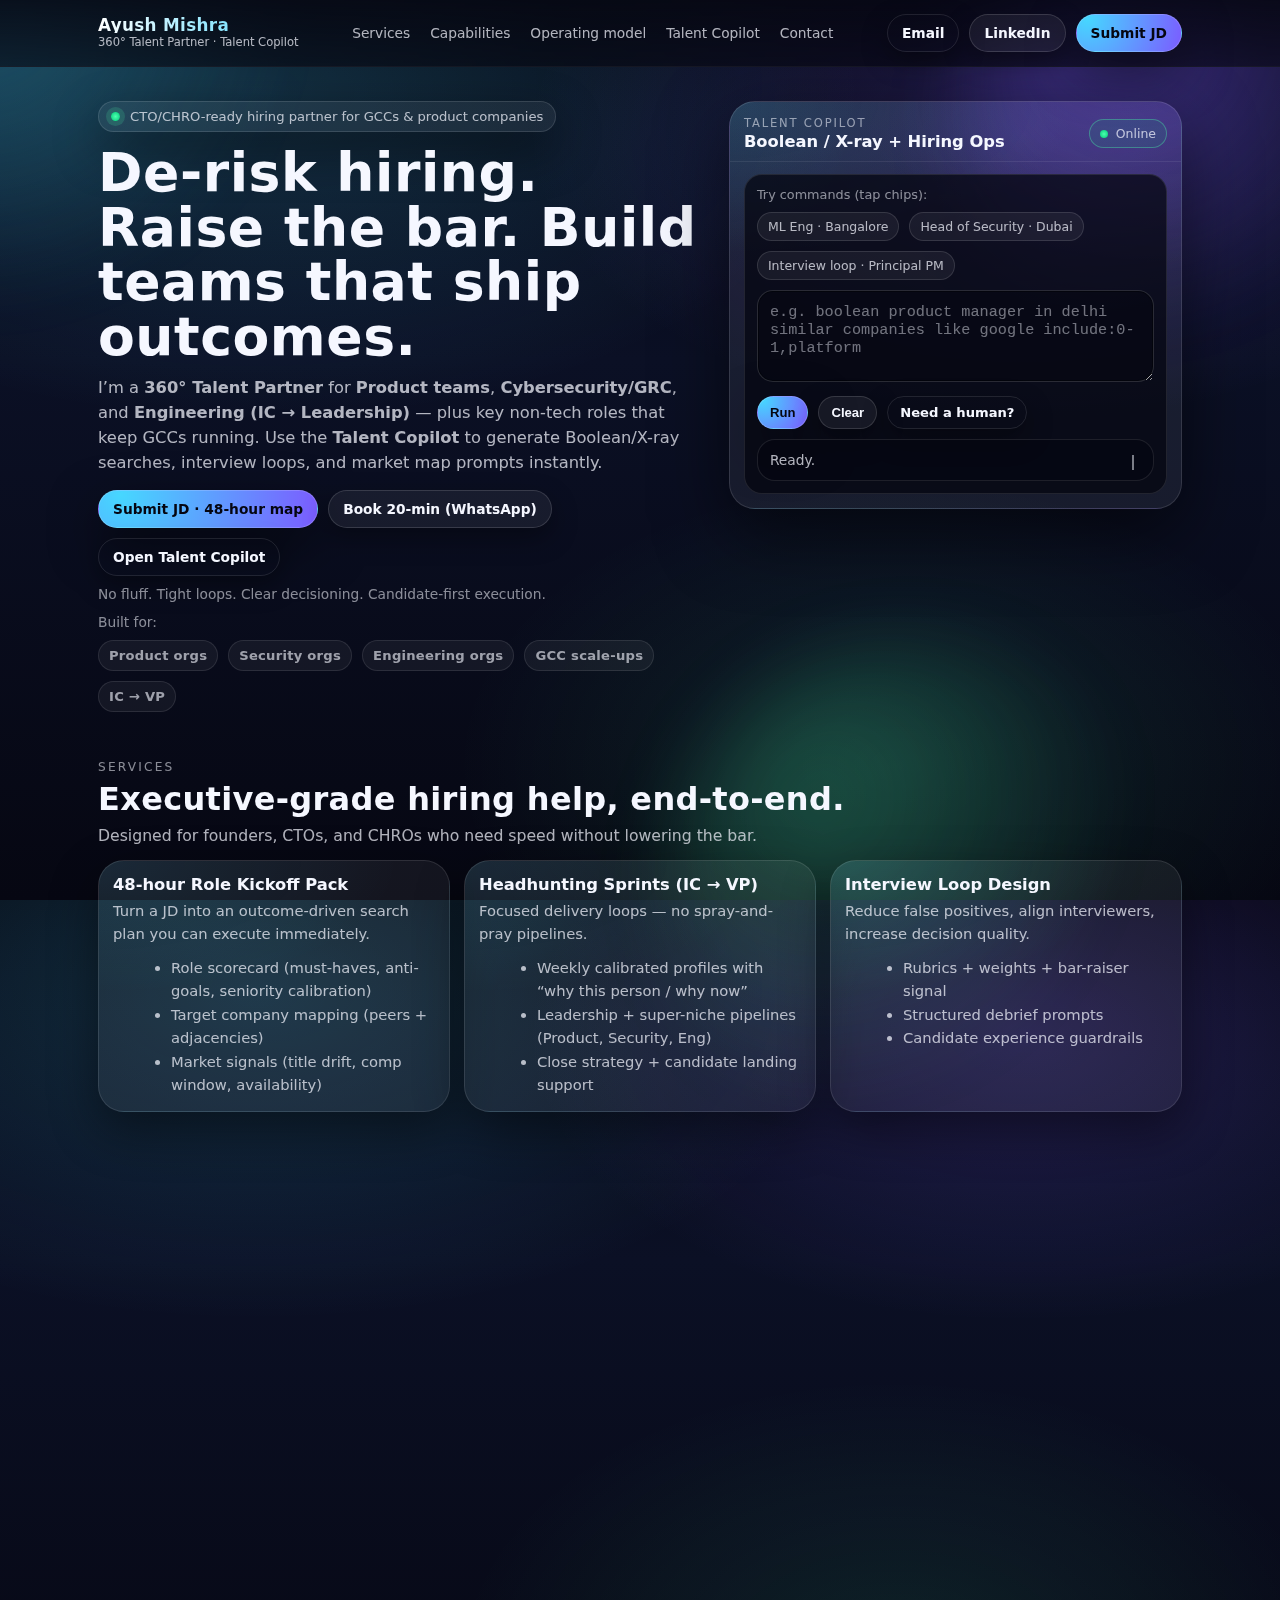
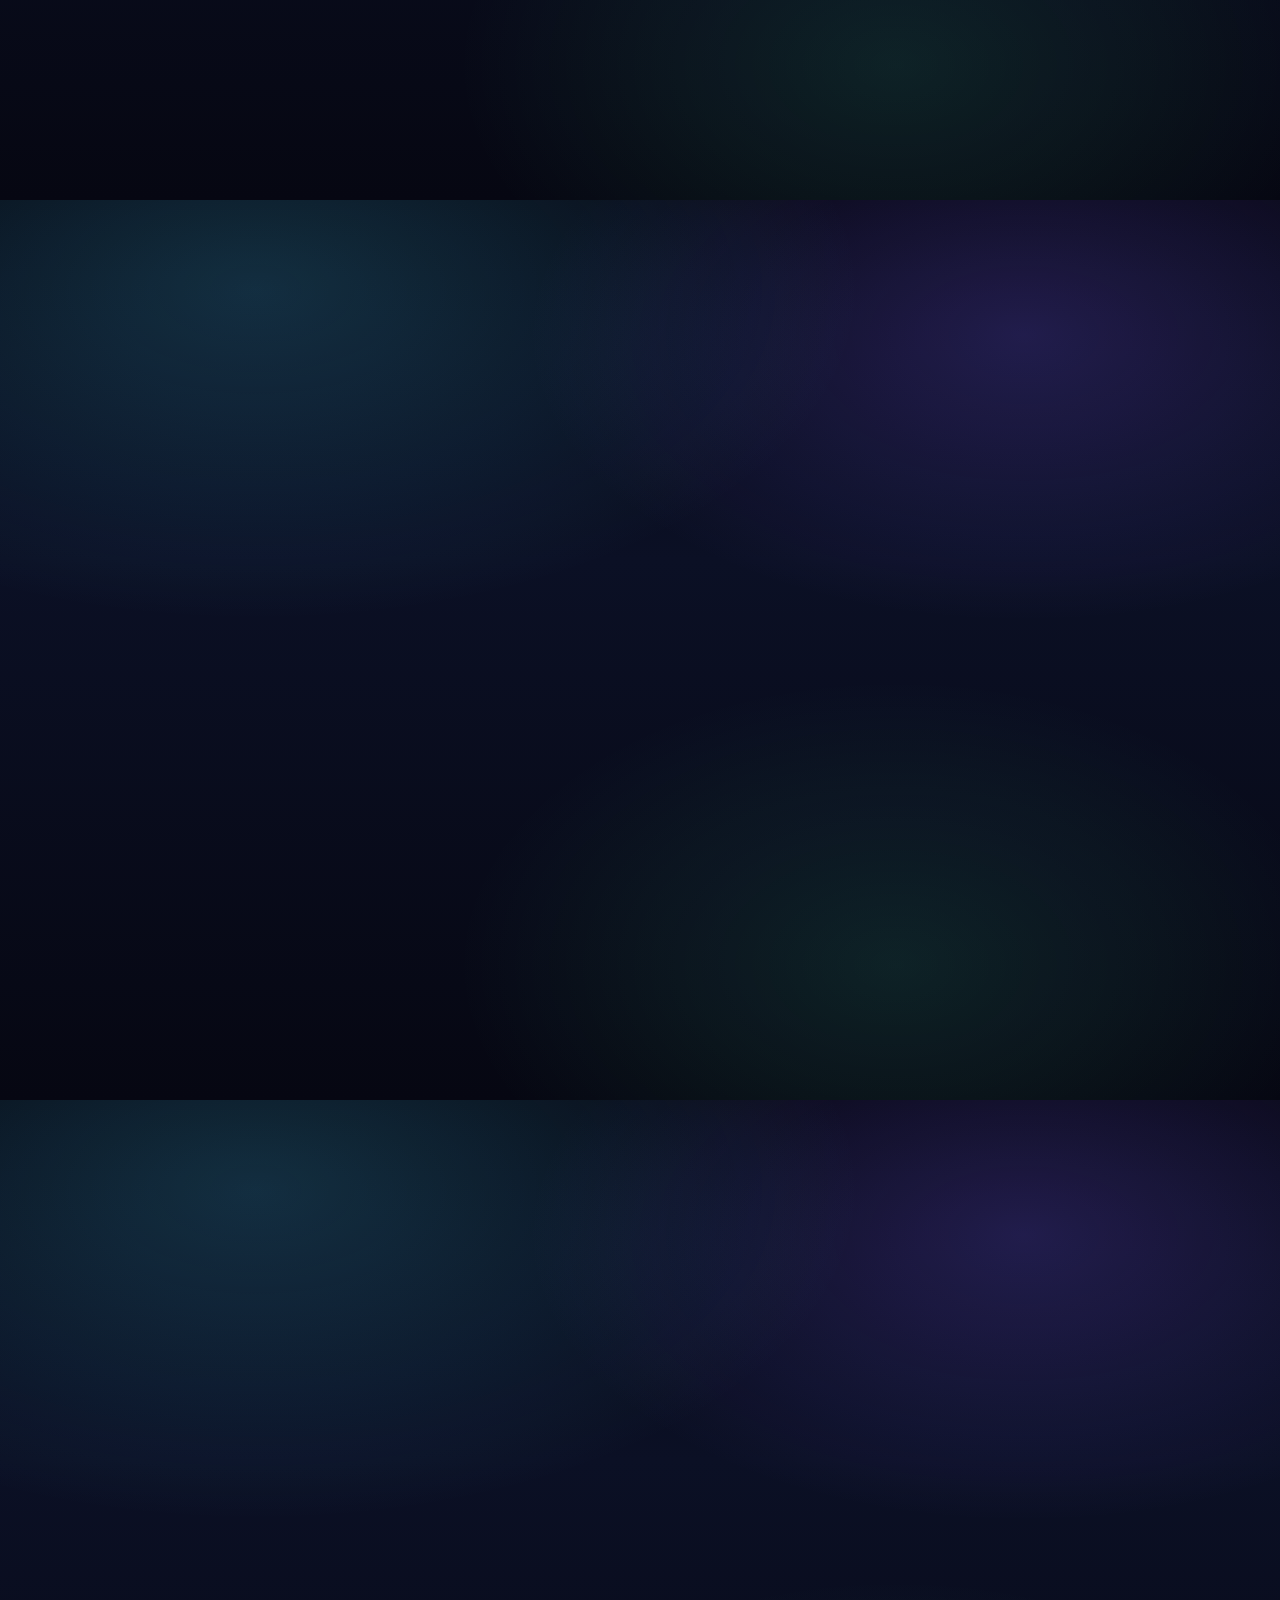
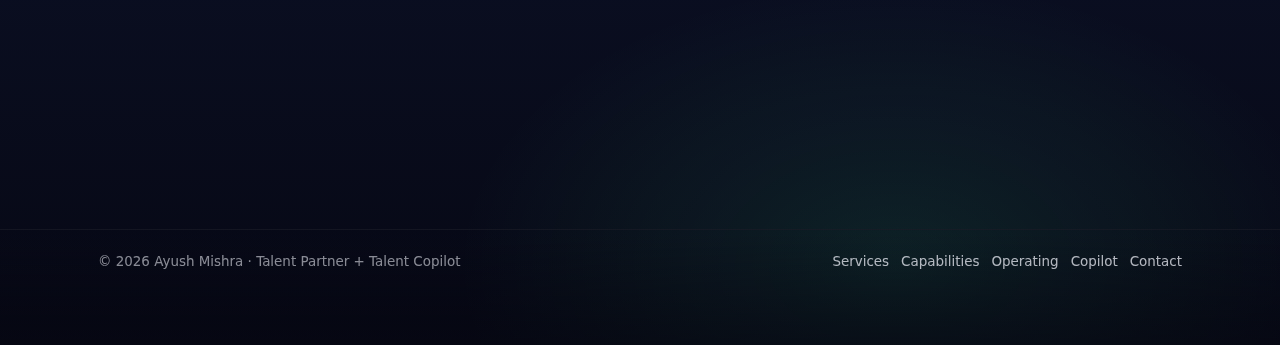
<file: index.html>
<!DOCTYPE html>
<html lang="en">
<head>
  <meta charset="UTF-8" />
  <meta name="viewport" content="width=device-width, initial-scale=1" />
  <title>Ayush Mishra — Talent Copilot + 360° Talent Partner</title>
  <meta name="description" content="360° Talent Partner for GCCs & product companies. Product, Cybersecurity/GRC, Engineering (IC→Leadership) + select Business. Includes Talent Copilot for Boolean/X-ray + hiring loops." />
  <meta name="theme-color" content="#060712" />

  <style>
    :root{
      --bg0:#060712;
      --bg1:#0b1025;
      --bg2:#0f1a3a;
      --card: rgba(255,255,255,.06);
      --card2: rgba(255,255,255,.08);
      --stroke: rgba(255,255,255,.14);
      --stroke2: rgba(255,255,255,.10);
      --text: #F5F7FF;
      --muted: rgba(245,247,255,.72);
      --muted2: rgba(245,247,255,.55);
      --shadow: 0 24px 70px rgba(0,0,0,.55);
      --shadow2: 0 18px 48px rgba(0,0,0,.45);
      --r-xl: 26px;
      --r-lg: 18px;
      --r-md: 14px;
      --r-pill: 999px;
      --max: 1120px;

      --a: #7B5CFF;
      --b: #46D7FF;
      --c: #4DFFB0;
      --warn: #FF4B6E;
    }

    *{box-sizing:border-box}
    html,body{height:100%}
    body{
      margin:0;
      font-family: ui-sans-serif, system-ui, -apple-system, Segoe UI, Roboto, "Helvetica Neue", Arial, "Noto Sans", "Liberation Sans", sans-serif;
      color:var(--text);
      background:
        radial-gradient(1100px 600px at 20% 10%, rgba(70,215,255,.18), transparent 55%),
        radial-gradient(900px 520px at 80% 15%, rgba(123,92,255,.22), transparent 55%),
        radial-gradient(800px 520px at 70% 85%, rgba(77,255,176,.10), transparent 55%),
        linear-gradient(180deg, var(--bg0), var(--bg1) 40%, var(--bg0));
      overflow-x:hidden;
    }

    a{color:inherit; text-decoration:none}
    .wrap{max-width:var(--max); margin:0 auto; padding:0 18px;}

    /* ====== animated background glow blobs (subtle) ====== */
    .bgfx{
      position:fixed; inset:-40px;
      pointer-events:none;
      z-index:-1;
      filter: blur(40px);
      opacity:.65;
    }
    .blob{
      position:absolute; width:520px; height:520px; border-radius:50%;
      mix-blend-mode: screen;
      animation: float 9s ease-in-out infinite;
    }
    .blob.one{background: radial-gradient(circle at 30% 30%, rgba(70,215,255,.50), transparent 60%); left: -140px; top: -120px;}
    .blob.two{background: radial-gradient(circle at 30% 30%, rgba(123,92,255,.55), transparent 60%); right: -160px; top: -90px; animation-duration: 12s;}
    .blob.three{background: radial-gradient(circle at 30% 30%, rgba(77,255,176,.35), transparent 60%); right: 10%; bottom: -220px; animation-duration: 11s;}

    @keyframes float{
      0%,100%{transform: translate(0,0) scale(1)}
      50%{transform: translate(12px, -18px) scale(1.04)}
    }

    /* ====== top nav (SaaS style) ====== */
    header{
      position:sticky; top:0; z-index:50;
      backdrop-filter: blur(18px);
      background: linear-gradient(180deg, rgba(6,7,18,.86), rgba(6,7,18,.62));
      border-bottom: 1px solid rgba(255,255,255,.06);
    }
    .nav{
      display:flex; align-items:center; justify-content:space-between;
      padding: 14px 0;
      gap:12px;
    }
    .brand{
      display:flex; flex-direction:column; gap:2px;
    }
    .brand .name{
      font-weight:800;
      letter-spacing:.02em;
      line-height:1;
      background: linear-gradient(90deg, #fff, var(--b));
      -webkit-background-clip:text; color:transparent;
      font-size: 1.05rem;
    }
    .brand .tag{font-size:.72rem; color:var(--muted)}
    nav.links{display:flex; align-items:center; gap:16px; color:var(--muted); font-size:.86rem}
    nav.links a{position:relative; padding:6px 2px}
    nav.links a:after{
      content:""; position:absolute; left:2px; bottom:2px; height:2px; width:0;
      background: linear-gradient(90deg, var(--b), var(--a));
      border-radius:999px;
      transition: width .18s ease;
    }
    nav.links a:hover:after{width: calc(100% - 4px)}
    .navcta{display:flex; gap:10px; align-items:center}

    .btn{
      display:inline-flex; align-items:center; justify-content:center; gap:8px;
      padding:10px 14px;
      border-radius: var(--r-pill);
      border: 1px solid rgba(255,255,255,.14);
      background: rgba(255,255,255,.06);
      color: var(--text);
      font-weight:700;
      font-size:.86rem;
      transition: transform .12s ease, box-shadow .18s ease, background .18s ease, border-color .18s ease;
      cursor:pointer;
      box-shadow: 0 10px 26px rgba(0,0,0,.35);
      white-space:nowrap;
    }
    .btn:hover{transform: translateY(-1px); border-color: rgba(255,255,255,.22); background: rgba(255,255,255,.08)}
    .btn:active{transform: translateY(0)}
    .btn.primary{
      border: 1px solid rgba(255,255,255,.18);
      background: radial-gradient(circle at 10% 10%, var(--b), var(--a));
      color:#050611;
      box-shadow: 0 18px 48px rgba(0,0,0,.5);
    }
    .btn.ghost{background: transparent; border-color: rgba(255,255,255,.10)}
    .btn.small{padding:8px 12px; font-size:.82rem}

    .hamb{display:none}
    .mobilePanel{display:none}

    /* ====== hero (CreatorDrive vibe) ====== */
    .hero{
      padding: 34px 0 18px;
    }
    .heroGrid{
      display:grid;
      grid-template-columns: 1.15fr .85fr;
      gap: 18px;
      align-items: start;
    }
    .pill{
      display:inline-flex; align-items:center; gap:10px;
      padding: 7px 12px;
      border-radius: var(--r-pill);
      border: 1px solid rgba(255,255,255,.12);
      background: rgba(255,255,255,.06);
      color: var(--muted);
      font-size: .82rem;
      box-shadow: var(--shadow2);
    }
    .dot{width:9px; height:9px; border-radius:50%;
      background: radial-gradient(circle, var(--c), #00C776);
      box-shadow: 0 0 0 5px rgba(77,255,176,.16);
    }

    h1{
      margin:14px 0 10px;
      font-size: clamp(2.3rem, 4.6vw, 3.35rem);
      line-height:1.02;
      letter-spacing: .01em;
    }
    .lead{
      color: var(--muted);
      font-size: 1.02rem;
      line-height:1.55;
      margin: 0 0 14px;
      max-width: 58ch;
    }
    .heroActions{display:flex; flex-wrap:wrap; gap:10px; align-items:center}
    .micro{
      margin-top: 10px;
      font-size:.86rem;
      color: var(--muted2);
    }

    /* “product card” */
    .productCard{
      border-radius: var(--r-xl);
      border: 1px solid rgba(255,255,255,.12);
      background:
        radial-gradient(600px 260px at 0% 0%, rgba(70,215,255,.16), transparent 58%),
        radial-gradient(520px 260px at 100% 0%, rgba(123,92,255,.18), transparent 62%),
        rgba(255,255,255,.06);
      box-shadow: var(--shadow);
      overflow:hidden;
      position:relative;
    }
    .productTop{
      padding: 14px 14px 10px;
      display:flex; justify-content:space-between; align-items:center; gap:10px;
      border-bottom: 1px solid rgba(255,255,255,.08);
    }
    .productTitle{
      display:flex; flex-direction:column; gap:2px;
    }
    .productTitle .k{font-size:.72rem; letter-spacing:.16em; text-transform:uppercase; color:var(--muted2)}
    .productTitle .t{font-weight:800; font-size:1.02rem}
    .status{
      display:inline-flex; align-items:center; gap:8px;
      padding: 6px 10px;
      border-radius: var(--r-pill);
      border: 1px solid rgba(77,255,176,.35);
      background: rgba(0,199,118,.10);
      color: var(--muted);
      font-size:.78rem;
      white-space:nowrap;
    }
    .status i{
      width:8px; height:8px; border-radius:50%;
      background: radial-gradient(circle, var(--c), #00C776);
      display:inline-block;
      animation: pulse 1.4s ease-in-out infinite;
    }
    @keyframes pulse{0%,100%{transform:scale(1);opacity:1}50%{transform:scale(1.25);opacity:.7}}

    .terminal{
      padding: 12px 14px 14px;
    }
    .termBox{
      border-radius: 18px;
      border: 1px solid rgba(255,255,255,.10);
      background: rgba(6,7,18,.75);
      padding: 12px;
    }
    .termHint{
      color: var(--muted2);
      font-size: .8rem;
      margin: 0 0 8px;
    }
    .termRow{display:flex; gap:10px; align-items:center; margin-top: 10px; flex-wrap:wrap}
    .chip{
      font-size:.78rem;
      padding: 6px 10px;
      border-radius: var(--r-pill);
      border: 1px solid rgba(255,255,255,.12);
      background: rgba(255,255,255,.06);
      color: var(--muted);
      cursor:pointer;
      transition: transform .12s ease, background .18s ease, border-color .18s ease;
    }
    .chip:hover{transform: translateY(-1px); background: rgba(255,255,255,.09); border-color: rgba(255,255,255,.18)}
    textarea{
      width:100%;
      min-height: 92px;
      border-radius: 16px;
      border: 1px solid rgba(255,255,255,.14);
      background: rgba(6,7,18,.65);
      color: var(--text);
      padding: 12px;
      font-size: .95rem;
      outline:none;
      resize: vertical;
      box-shadow: inset 0 0 0 1px rgba(0,0,0,.35);
    }
    textarea::placeholder{color: rgba(245,247,255,.45)}
    .response{
      margin-top: 10px;
      border-radius: 18px;
      border: 1px solid rgba(255,255,255,.10);
      background: rgba(6,7,18,.75);
      padding: 12px;
      color: var(--muted);
      font-size: .86rem;
      white-space: pre-wrap;
      max-height: 220px;
      overflow:auto;
      position:relative;
    }
    .response:after{
      content:"";
      position:absolute;
      right:12px; bottom:10px;
      width:7px; height:15px;
      border-left:2px solid rgba(245,247,255,.55);
      animation: blink 1.1s steps(1) infinite;
      opacity:.9;
    }
    @keyframes blink{0%,50%{opacity:1}51%,100%{opacity:0}}

    /* ====== “trusted / social proof” row ====== */
    .proof{
      padding: 12px 0 8px;
      color: var(--muted2);
      font-size:.86rem;
      display:flex; gap:10px; flex-wrap:wrap; align-items:center;
    }
    .logos{
      display:flex; gap:10px; flex-wrap:wrap;
    }
    .logo{
      padding: 7px 10px;
      border-radius: var(--r-pill);
      border:1px solid rgba(255,255,255,.10);
      background: rgba(255,255,255,.05);
      font-weight:700;
      letter-spacing:.02em;
      color: rgba(245,247,255,.62);
      font-size:.82rem;
    }

    /* ====== sections ====== */
    section{padding: 22px 0}
    .sectionHead{
      display:flex; align-items:baseline; justify-content:space-between; gap:14px;
      margin-bottom: 12px;
    }
    .kicker{
      letter-spacing:.18em;
      text-transform:uppercase;
      color: var(--muted2);
      font-size:.76rem;
    }
    h2{
      margin: 6px 0 0;
      font-size: clamp(1.5rem, 2.8vw, 2rem);
      letter-spacing:.01em;
    }
    .sub{
      color: var(--muted);
      max-width: 70ch;
      margin: 6px 0 0;
      line-height:1.55;
      font-size: .98rem;
    }

    .grid2{display:grid; grid-template-columns: repeat(2, minmax(0,1fr)); gap:14px}
    .grid3{display:grid; grid-template-columns: repeat(3, minmax(0,1fr)); gap:14px}

    .card{
      border-radius: var(--r-xl);
      border: 1px solid rgba(255,255,255,.11);
      background:
        radial-gradient(500px 220px at 0% 0%, rgba(70,215,255,.10), transparent 60%),
        rgba(255,255,255,.06);
      box-shadow: var(--shadow2);
      padding: 14px;
      transition: transform .14s ease, border-color .18s ease, background .18s ease;
      overflow:hidden;
      position:relative;
    }
    .card:before{
      content:"";
      position:absolute; inset:-40%;
      background: radial-gradient(circle at 0 0, rgba(123,92,255,.16), transparent 55%);
      opacity:0;
      transition: opacity .22s ease;
      pointer-events:none;
    }
    .card:hover{transform: translateY(-3px); border-color: rgba(255,255,255,.18); background: rgba(255,255,255,.075)}
    .card:hover:before{opacity:1}
    .card h3{margin:0 0 6px; font-size:1.02rem}
    .card p{margin:0; color:var(--muted); line-height:1.55; font-size:.92rem}
    .list{margin:10px 0 0 18px; color:var(--muted); line-height:1.6; font-size:.92rem}

    /* ====== “AIDA” CTA block ====== */
    .ctaBand{
      border-radius: 28px;
      border: 1px solid rgba(255,255,255,.12);
      background:
        radial-gradient(700px 260px at 0% 20%, rgba(70,215,255,.18), transparent 60%),
        radial-gradient(700px 260px at 100% 20%, rgba(123,92,255,.18), transparent 60%),
        rgba(255,255,255,.06);
      box-shadow: var(--shadow);
      padding: 16px;
      display:flex;
      align-items:center;
      justify-content:space-between;
      gap:14px;
    }
    .ctaBand .left{max-width: 72ch}
    .ctaBand .left .title{font-weight:900; font-size:1.12rem; margin:0 0 6px}
    .ctaBand .left .desc{margin:0; color:var(--muted); line-height:1.55}
    .ctaBand .right{display:flex; gap:10px; flex-wrap:wrap; justify-content:flex-end}

    /* ====== footer + mobile glassbar ====== */
    footer{
      padding: 18px 0 84px;
      color: var(--muted2);
      font-size:.84rem;
      border-top: 1px solid rgba(255,255,255,.06);
      background: linear-gradient(180deg, transparent, rgba(6,7,18,.65));
    }
    .footRow{display:flex; justify-content:space-between; gap:10px; flex-wrap:wrap; align-items:center}
    .footLinks{display:flex; gap:12px; flex-wrap:wrap}
    .footLinks a{color: var(--muted); padding:6px 0}

    .glassbar{
      position:fixed;
      left:50%; transform: translateX(-50%);
      bottom: 10px;
      width: calc(100% - 22px);
      max-width: var(--max);
      border-radius: var(--r-pill);
      border: 1px solid rgba(255,255,255,.14);
      background: rgba(6,7,18,.78);
      backdrop-filter: blur(16px);
      box-shadow: 0 20px 60px rgba(0,0,0,.7);
      padding: 8px 10px;
      display:flex;
      gap:10px;
      align-items:center;
      justify-content:space-between;
      z-index:60;
    }
    .glassbar .lbl{
      color: var(--muted2);
      font-size:.82rem;
      overflow:hidden; text-overflow:ellipsis; white-space:nowrap;
    }
    .glassbar .actions{display:flex; gap:8px; flex-wrap:nowrap}
    .glassbar .actions .btn{padding:8px 10px; font-size:.82rem}

    /* ====== scroll reveal ====== */
    [data-reveal]{opacity:0; transform: translateY(14px); transition: opacity .55s ease, transform .55s ease}
    .in{opacity:1; transform: translateY(0)}

    /* ====== responsive ====== */
    @media (max-width: 920px){
      nav.links{display:none}
      .hamb{display:inline-flex}
      .mobilePanel{
        display:none;
        border-top: 1px solid rgba(255,255,255,.06);
        background: rgba(6,7,18,.92);
        backdrop-filter: blur(14px);
      }
      body.menu .mobilePanel{display:block}
      .mobilePanel .mp{
        padding: 10px 0 14px;
        display:flex; flex-direction:column; gap:10px;
      }
      .mobilePanel a{color:var(--muted); padding: 6px 0}
      .heroGrid{grid-template-columns: 1fr}
      .grid3{grid-template-columns: 1fr}
      .grid2{grid-template-columns: 1fr}
      .ctaBand{flex-direction:column; align-items:flex-start}
      .ctaBand .right{justify-content:flex-start}
    }
    @media (min-width: 960px){
      .glassbar{display:none}
    }
    /* ===== Feature Carousel (sticky, SaaS-style) ===== */
.featureShell{
  margin-top: 10px;
  display:grid;
  grid-template-columns: 0.95fr 1.05fr;
  gap:14px;
  align-items:start;
}
.featureSticky{
  position: sticky;
  top: 86px;
  border-radius: var(--r-xl);
  border: 1px solid rgba(255,255,255,.12);
  background:
    radial-gradient(700px 260px at 0% 0%, rgba(70,215,255,.16), transparent 62%),
    radial-gradient(620px 260px at 100% 0%, rgba(123,92,255,.18), transparent 60%),
    rgba(255,255,255,.06);
  box-shadow: var(--shadow);
  padding: 14px;
  overflow:hidden;
}
.featureBadge{
  display:inline-flex;
  gap:8px;
  align-items:center;
  padding:6px 10px;
  border-radius: var(--r-pill);
  border: 1px solid rgba(255,255,255,.12);
  background: rgba(255,255,255,.06);
  color: var(--muted);
  font-size: .78rem;
}
.featureBadge i{
  width:8px;height:8px;border-radius:50%;
  background: radial-gradient(circle, var(--b), var(--a));
  display:inline-block;
  box-shadow:0 0 0 5px rgba(70,215,255,.10);
}
.featureTitle{
  margin: 10px 0 6px;
  font-weight: 900;
  font-size: 1.18rem;
  letter-spacing:.01em;
}
.featureDesc{
  color: var(--muted);
  line-height:1.6;
  font-size: .95rem;
  margin: 0 0 10px;
}
.featureKpis{
  display:flex; flex-wrap:wrap; gap:8px;
  margin-top: 10px;
}
.kpi{
  padding: 7px 10px;
  border-radius: 14px;
  border:1px solid rgba(255,255,255,.10);
  background: rgba(6,7,18,.55);
  color: rgba(245,247,255,.68);
  font-size:.82rem;
}
.kpi b{color: rgba(245,247,255,.92)}
.featureNav{
  display:flex; gap:10px; align-items:center;
  margin-top: 12px;
}
.featureNav .btn{box-shadow:none}
.featureRail{
  display:flex;
  flex-direction:column;
  gap:10px;
}
.featureItem{
  border-radius: var(--r-xl);
  border:1px solid rgba(255,255,255,.10);
  background: rgba(255,255,255,.05);
  box-shadow: var(--shadow2);
  padding: 12px;
  cursor:pointer;
  transition: transform .12s ease, border-color .18s ease, background .18s ease;
  position:relative;
  overflow:hidden;
}
.featureItem:hover{
  transform: translateY(-2px);
  border-color: rgba(255,255,255,.18);
  background: rgba(255,255,255,.07);
}
.featureItem.active{
  border-color: rgba(70,215,255,.35);
  background:
    radial-gradient(420px 180px at 0% 0%, rgba(70,215,255,.12), transparent 60%),
    rgba(255,255,255,.07);
}
.featureItem .top{
  display:flex; justify-content:space-between; align-items:center; gap:10px;
}
.featureItem .label{
  font-weight: 850;
  letter-spacing:.01em;
}
.featureItem .hint{
  color: var(--muted2);
  font-size:.82rem;
  margin-top: 6px;
  line-height:1.55;
}
.featureItem .tagRow{
  display:flex; flex-wrap:wrap; gap:6px;
  margin-top: 8px;
}
.tagMini{
  padding: 4px 8px;
  border-radius: var(--r-pill);
  border:1px solid rgba(255,255,255,.10);
  background: rgba(255,255,255,.05);
  color: var(--muted2);
  font-size:.76rem;
}

/* ===== How it works timeline ===== */
.timeline{
  margin-top: 12px;
  display:grid;
  grid-template-columns: repeat(4, minmax(0,1fr));
  gap: 12px;
}
.step{
  border-radius: var(--r-xl);
  border:1px solid rgba(255,255,255,.10);
  background:
    radial-gradient(500px 200px at 0% 0%, rgba(123,92,255,.12), transparent 62%),
    rgba(255,255,255,.05);
  box-shadow: var(--shadow2);
  padding: 14px;
  position:relative;
  overflow:hidden;
  transition: transform .14s ease, border-color .18s ease, background .18s ease;
}
.step:hover{
  transform: translateY(-3px);
  border-color: rgba(255,255,255,.18);
  background: rgba(255,255,255,.07);
}
.stepNum{
  width: 34px; height: 34px;
  border-radius: 12px;
  display:flex; align-items:center; justify-content:center;
  background: rgba(6,7,18,.55);
  border:1px solid rgba(255,255,255,.12);
  font-weight: 900;
  margin-bottom: 10px;
}
.stepTitle{
  font-weight: 900;
  margin: 0 0 6px;
}
.stepText{
  margin:0;
  color: var(--muted);
  line-height:1.6;
  font-size:.92rem;
}
.stepBar{
  margin-top: 12px;
  height: 6px;
  border-radius: 999px;
  background: rgba(255,255,255,.08);
  overflow:hidden;
}
.stepBar > div{
  height:100%;
  width: 0%;
  border-radius: 999px;
  background: linear-gradient(90deg, var(--b), var(--a));
  transition: width .6s ease;
}
.step.inView .stepBar > div{ width: 100%; }

@media (max-width: 920px){
  .featureShell{grid-template-columns: 1fr;}
  .featureSticky{position:relative; top:auto;}
  .timeline{grid-template-columns: 1fr;}
}

  </style>
</head>

<body>
  <div class="bgfx">
    <div class="blob one"></div>
    <div class="blob two"></div>
    <div class="blob three"></div>
  </div>

  <!-- HEADER -->
  <header>
    <div class="wrap">
      <div class="nav">
        <div class="brand">
          <div class="name">Ayush Mishra</div>
          <div class="tag">360° Talent Partner · Talent Copilot</div>
        </div>

        <nav class="links" aria-label="Primary">
          <a href="#services">Services</a>
          <a href="#capabilities">Capabilities</a>
          <a href="#operating">Operating model</a>
          <a href="#copilot">Talent Copilot</a>
          <a href="#contact">Contact</a>
        </nav>

        <div class="navcta">
          <a class="btn ghost" href="mailto:ayushmishra.hr@gmail.com">Email</a>
          <a class="btn" href="https://www.linkedin.com/in/mechazoid14/" target="_blank" rel="noreferrer">LinkedIn</a>
          <a class="btn primary" href="https://docs.google.com/forms/d/e/1FAIpQLSfzi8biHKhhIaznv9xSWbRFYrn48ZSJz4ArvzYDurqx_8lxHw/viewform" target="_blank" rel="noreferrer">Submit JD</a>
          <button class="btn hamb" id="hamb">☰ Menu</button>
        </div>
      </div>

      <div class="mobilePanel" id="mobilePanel">
        <div class="mp">
          <a href="#services">Services</a>
          <a href="#capabilities">Capabilities</a>
          <a href="#operating">Operating model</a>
          <a href="#copilot">Talent Copilot</a>
          <a href="#contact">Contact</a>
          <div style="display:flex; gap:10px; flex-wrap:wrap; margin-top:8px;">
            <a class="btn small" href="mailto:ayushmishra.hr@gmail.com">Email</a>
            <a class="btn small" href="https://www.linkedin.com/in/mechazoid14/" target="_blank" rel="noreferrer">LinkedIn</a>
            <a class="btn small primary" href="https://docs.google.com/forms/d/e/1FAIpQLSfzi8biHKhhIaznv9xSWbRFYrn48ZSJz4ArvzYDurqx_8lxHw/viewform" target="_blank" rel="noreferrer">Submit JD</a>
            <a class="btn small" href="https://wa.me/919740352682?text=Hi%20Ayush%2C%20share%20JD%20for%20a%2048-hr%20map" target="_blank" rel="noreferrer">WhatsApp</a>
          </div>
        </div>
      </div>
    </div>
  </header>

  <!-- HERO -->
  <main class="wrap">
    <section class="hero" id="top" data-reveal>
      <div class="heroGrid">
        <div>
          <div class="pill"><span class="dot"></span> CTO/CHRO-ready hiring partner for GCCs & product companies</div>

          <h1>De-risk hiring. Raise the bar. Build teams that ship outcomes.</h1>

          <p class="lead">
            I’m a <b>360° Talent Partner</b> for <b>Product teams</b>, <b>Cybersecurity/GRC</b>, and <b>Engineering (IC → Leadership)</b> — plus key non-tech roles that keep GCCs running.
            Use the <b>Talent Copilot</b> to generate Boolean/X-ray searches, interview loops, and market map prompts instantly.
          </p>

          <div class="heroActions">
            <a class="btn primary" href="https://docs.google.com/forms/d/e/1FAIpQLSfzi8biHKhhIaznv9xSWbRFYrn48ZSJz4ArvzYDurqx_8lxHw/viewform" target="_blank" rel="noreferrer">Submit JD · 48-hour map</a>
            <a class="btn" href="https://wa.me/919740352682?text=Hi%20Ayush%2C%20share%20JD%20for%20a%2048-hr%20map" target="_blank" rel="noreferrer">Book 20-min (WhatsApp)</a>
            <a class="btn ghost" href="#copilot">Open Talent Copilot</a>
          </div>

          <div class="micro">No fluff. Tight loops. Clear decisioning. Candidate-first execution.</div>

          <div class="proof">
            <span>Built for:</span>
            <div class="logos">
              <span class="logo">Product orgs</span>
              <span class="logo">Security orgs</span>
              <span class="logo">Engineering orgs</span>
              <span class="logo">GCC scale-ups</span>
              <span class="logo">IC → VP</span>
            </div>
          </div>
        </div>

        <!-- Product-like Copilot preview -->
        <div class="productCard" data-reveal>
          <div class="productTop">
            <div class="productTitle">
              <div class="k">Talent Copilot</div>
              <div class="t">Boolean / X-ray + Hiring Ops</div>
            </div>
            <div class="status"><i></i> Online</div>
          </div>

          <div class="terminal">
            <div class="termBox">
              <p class="termHint">Try commands (tap chips):</p>
              <div class="termRow">
                <span class="chip" data-example="boolean machine learning engineer in bangalore include:python,pytorch,kubernetes">ML Eng · Bangalore</span>
                <span class="chip" data-example="boolean head of security in dubai include:iam,cloud security,grc">Head of Security · Dubai</span>
                <span class="chip" data-example="interview loop principal product manager">Interview loop · Principal PM</span>
              </div>

              <div style="margin-top:10px;">
                <textarea id="prompt" placeholder='e.g. boolean product manager in delhi similar companies like google include:0-1,platform'></textarea>
                <div class="termRow" style="justify-content:flex-start;">
                  <button class="btn primary small" id="run">Run</button>
                  <button class="btn small" id="clear">Clear</button>
                  <a class="btn ghost small" href="#contact">Need a human?</a>
                </div>
                <div class="response" id="out">Ready.</div>
              </div>
            </div>
          </div>
        </div>

      </div>
    </section>

    <!-- SERVICES -->
    <section id="services" data-reveal>
      <div class="sectionHead">
        <div>
          <div class="kicker">Services</div>
          <h2>Executive-grade hiring help, end-to-end.</h2>
          <p class="sub">Designed for founders, CTOs, and CHROs who need speed without lowering the bar.</p>
        </div>
      </div>

      <div class="grid3">
        <div class="card">
          <h3>48-hour Role Kickoff Pack</h3>
          <p>Turn a JD into an outcome-driven search plan you can execute immediately.</p>
          <ul class="list">
            <li>Role scorecard (must-haves, anti-goals, seniority calibration)</li>
            <li>Target company mapping (peers + adjacencies)</li>
            <li>Market signals (title drift, comp window, availability)</li>
          </ul>
        </div>

        <div class="card">
          <h3>Headhunting Sprints (IC → VP)</h3>
          <p>Focused delivery loops — no spray-and-pray pipelines.</p>
          <ul class="list">
            <li>Weekly calibrated profiles with “why this person / why now”</li>
            <li>Leadership + super-niche pipelines (Product, Security, Eng)</li>
            <li>Close strategy + candidate landing support</li>
          </ul>
        </div>

        <div class="card">
          <h3>Interview Loop Design</h3>
          <p>Reduce false positives, align interviewers, increase decision quality.</p>
          <ul class="list">
            <li>Rubrics + weights + bar-raiser signal</li>
            <li>Structured debrief prompts</li>
            <li>Candidate experience guardrails</li>
          </ul>
        </div>
      </div>
    </section>
    <!-- FEATURE CAROUSEL -->
<section id="highlights" data-reveal>
  <div class="sectionHead">
    <div>
      <div class="kicker">Why leaders use me</div>
      <h2>Product-grade hiring execution — without the agency noise.</h2>
      <p class="sub">
        Built to win attention, create trust, and drive action — the same way modern SaaS pages do.
      </p>
    </div>
  </div>

  <div class="featureShell">
    <!-- LEFT sticky "slide" -->
    <div class="featureSticky" id="featureSticky">
      <div class="featureBadge"><i></i> Executive outcomes</div>
      <div class="featureTitle" id="fTitle">Signal-dense shortlists</div>
      <p class="featureDesc" id="fDesc">
        You get calibrated profiles with a clean “why this person / why now”, not a PDF dump.
      </p>

      <div class="featureKpis" id="fKpis">
        <div class="kpi"><b>Focus:</b> Product + Security + Eng</div>
        <div class="kpi"><b>Range:</b> IC → VP</div>
        <div class="kpi"><b>Style:</b> No spray-and-pray</div>
      </div>

      <div class="featureNav">
        <button class="btn small" id="prevFeature">← Prev</button>
        <button class="btn small primary" id="nextFeature">Next →</button>
        <a class="btn small ghost" href="#contact">Talk to me</a>
      </div>
    </div>

    <!-- RIGHT rail of selectable features -->
    <div class="featureRail" id="featureRail">
      <div class="featureItem active" data-idx="0">
        <div class="top">
          <div class="label">Signal-dense shortlists</div>
          <div class="featureBadge" style="padding:4px 8px;font-size:.72rem;"><i></i> Quality</div>
        </div>
        <div class="hint">Calibrated profiles with “why now”, risks, and close plan.</div>
        <div class="tagRow">
          <span class="tagMini">Headhunting</span><span class="tagMini">Super-niche</span><span class="tagMini">Leadership</span>
        </div>
      </div>

      <div class="featureItem" data-idx="1">
        <div class="top">
          <div class="label">Tight loops & de-risked interviews</div>
          <div class="featureBadge" style="padding:4px 8px;font-size:.72rem;"><i></i> System</div>
        </div>
        <div class="hint">Rubrics, bar-raiser signal, and “ship/stretch/stop” debrief hygiene.</div>
        <div class="tagRow">
          <span class="tagMini">Scorecards</span><span class="tagMini">Loop design</span><span class="tagMini">Decision quality</span>
        </div>
      </div>

      <div class="featureItem" data-idx="2">
        <div class="top">
          <div class="label">GCC-ready role coverage</div>
          <div class="featureBadge" style="padding:4px 8px;font-size:.72rem;"><i></i> Breadth</div>
        </div>
        <div class="hint">Product, Cybersecurity/GRC, Engineering IC→VP + key non-tech GCC roles.</div>
        <div class="tagRow">
          <span class="tagMini">GCC scale</span><span class="tagMini">Tech + Non-tech</span><span class="tagMini">India/UAE</span>
        </div>
      </div>

      <div class="featureItem" data-idx="3">
        <div class="top">
          <div class="label">Talent Copilot (instant search + ops)</div>
          <div class="featureBadge" style="padding:4px 8px;font-size:.72rem;"><i></i> AI</div>
        </div>
        <div class="hint">Boolean/X-ray + Naukri≤500 chars + interview loops + market map prompts.</div>
        <div class="tagRow">
          <span class="tagMini">Boolean</span><span class="tagMini">X-ray</span><span class="tagMini">Hiring ops</span>
        </div>
      </div>
    </div>
  </div>
</section>


    <!-- CAPABILITIES -->
    <section id="capabilities" data-reveal>
      <div class="sectionHead">
        <div>
          <div class="kicker">Capabilities</div>
          <h2>What I cover (Tech + Non-Tech GCC stack).</h2>
          <p class="sub">You asked explicitly: Product + Cybersecurity/GRC + Engineering (IC→Leadership) AND non-tech. Included.</p>
        </div>
      </div>

      <div class="grid2">
        <div class="card">
          <h3>Product & Design</h3>
          <ul class="list">
            <li>PM / Senior PM / Principal PM</li>
            <li>Group PM / Director / Product leadership</li>
            <li>Product Design, UX Research, Design leadership</li>
            <li>Growth, Platform, Monetization, AI-adjacent PM</li>
          </ul>
        </div>

        <div class="card">
          <h3>Cybersecurity & GRC</h3>
          <ul class="list">
            <li>AppSec, CloudSec, IAM, SecOps</li>
            <li>GRC, Privacy, Risk, Compliance</li>
            <li>Security leadership for GCCs</li>
          </ul>
        </div>

        <div class="card">
          <h3>Engineering (IC → Leadership)</h3>
          <ul class="list">
            <li>Backend / Frontend / Full-stack</li>
            <li>Platform, SRE/DevOps, Data/ML, Mobile</li>
            <li>Staff/Principal/Architect</li>
            <li>Engineering Managers → Directors / VPs</li>
          </ul>
        </div>

        <div class="card">
          <h3>Non-Tech roles for GCCs</h3>
          <ul class="list">
            <li>Finance (FP&A), Legal, HR/HRBP, TA</li>
            <li>GTM: Sales, Customer Success, RevOps, Marketing</li>
            <li>Ops/Enablement, Program/Business roles</li>
          </ul>
        </div>
      </div>
    </section>

    <!-- OPERATING -->
    <section id="operating" data-reveal>
      <div class="sectionHead">
        <div>
          <div class="kicker">Operating model</div>
          <h2>Fast, transparent, corrective.</h2>
          <p class="sub">No vanity metrics. Clear blockers. Tight weekly iteration.</p>
        </div>
      </div>

      <div class="grid2">
        <div class="card">
          <h3>Week 0–1 · Define & Map</h3>
          <ul class="list">
            <li>Outcomes-first scorecard + seniority calibration</li>
            <li>Market map + target list</li>
            <li>Interview loop alignment + decision hygiene</li>
          </ul>
        </div>
        <div class="card">
          <h3>Week 2–3 · Sprint & Iterate</h3>
          <ul class="list">
            <li>3–5 calibrated profiles per sprint</li>
            <li>Signal-based debriefs: ship / stretch / stop</li>
            <li>Offer strategy + landing support</li>
          </ul>
        </div>
      </div>

      <div style="margin-top:14px;" class="ctaBand" data-reveal>
        <div class="left">
          <p class="title">Want a 48-hour map for your role?</p>
          <p class="desc">Submit your JD and I’ll return a kickoff pack: scorecard + target mapping + initial search thesis.</p>
        </div>
        <div class="right">
          <a class="btn primary" href="https://docs.google.com/forms/d/e/1FAIpQLSfzi8biHKhhIaznv9xSWbRFYrn48ZSJz4ArvzYDurqx_8lxHw/viewform" target="_blank" rel="noreferrer">Submit JD</a>
          <a class="btn" href="https://wa.me/919740352682?text=Hi%20Ayush%2C%20share%20JD%20for%20a%2048-hr%20map" target="_blank" rel="noreferrer">WhatsApp 20-min</a>
          <a class="btn ghost" href="mailto:ayushmishra.hr@gmail.com">Email</a>
        </div>
      </div>
    </section>

    <!-- COPILOT (full section) -->
    <section id="copilot" data-reveal>
      <div class="sectionHead">
        <div>
          <div class="kicker">Talent Copilot</div>
          <h2>Built for TA queries — not generic chat.</h2>
          <p class="sub">Boolean/X-ray variants, Naukri≤500 chars, loop prompts, and market map prompts — from a single command.</p>
        </div>
      </div>

      <div class="grid2">
        <div class="card">
          <h3>Best commands</h3>
          <ul class="list">
            <li><code>boolean machine learning engineer in berlin include:python,pytorch,kubernetes</code></li>
            <li><code>boolean head of security in dubai include:iam,cloud security,grc</code></li>
            <li><code>boolean fp&a manager in mumbai include:saas,b2b</code></li>
            <li><code>interview loop principal product manager</code></li>
            <li><code>market map sre in pune</code></li>
          </ul>
          <p style="margin-top:10px;color:var(--muted2);font-size:.9rem;">
            Tip: keep it short. One intent per prompt.
          </p>
        </div>

        <div class="card">
          <h3>Copilot output includes</h3>
          <ul class="list">
            <li>LinkedIn + GitHub X-ray variants</li>
            <li>StackOverflow users search variants</li>
            <li>Indeed resumes variants</li>
            <li>Google generic variants</li>
            <li>Naukri recruiter ≤500 chars variant</li>
          </ul>
        </div>
      </div>
    </section>

    <!-- CONTACT -->
    <section id="contact" data-reveal>
      <div class="sectionHead">
        <div>
          <div class="kicker">Contact</div>
          <h2>Make it easy for leaders to reach you.</h2>
          <p class="sub">Exactly what a CTO/CHRO wants: clear CTA, fast channel, no friction.</p>
        </div>
      </div>

      <div class="grid2">
        <div class="card">
          <h3>Direct links</h3>
          <div style="display:flex; gap:10px; flex-wrap:wrap; margin-top:10px;">
            <a class="btn primary" href="https://docs.google.com/forms/d/e/1FAIpQLSfzi8biHKhhIaznv9xSWbRFYrn48ZSJz4ArvzYDurqx_8lxHw/viewform" target="_blank" rel="noreferrer">Submit JD</a>
            <a class="btn" href="https://wa.me/919740352682?text=Hi%20Ayush%2C%20share%20JD%20for%20a%2048-hr%20map" target="_blank" rel="noreferrer">WhatsApp</a>
            <a class="btn ghost" href="mailto:ayushmishra.hr@gmail.com">ayushmishra.hr@gmail.com</a>
            <a class="btn" href="https://www.linkedin.com/in/mechazoid14/" target="_blank" rel="noreferrer">LinkedIn</a>
          </div>
        </div>

        <div class="card">
          <h3>Positioning (one-liner)</h3>
          <p>
            I build <b>Product</b>, <b>Cybersecurity/GRC</b>, and <b>Engineering</b> teams from IC to leadership — plus key non-tech roles for GCC scale.
            No fluff. Exec-ready communication.
          </p>
        </div>
      </div>
    </section>
  </main>

  <footer>
    <div class="wrap">
      <div class="footRow">
        <div>© <span id="yr"></span> Ayush Mishra · Talent Partner + Talent Copilot</div>
        <div class="footLinks">
          <a href="#services">Services</a>
          <a href="#capabilities">Capabilities</a>
          <a href="#operating">Operating</a>
          <a href="#copilot">Copilot</a>
          <a href="#contact">Contact</a>
        </div>
      </div>
    </div>
  </footer>

  <!-- Mobile glassbar -->
  <div class="glassbar">
    <div class="lbl">Fast access · Submit JD / WhatsApp / LinkedIn</div>
    <div class="actions">
      <a class="btn primary" href="https://docs.google.com/forms/d/e/1FAIpQLSfzi8biHKhhIaznv9xSWbRFYrn48ZSJz4ArvzYDurqx_8lxHw/viewform" target="_blank" rel="noreferrer">Submit JD</a>
      <a class="btn" href="https://wa.me/919740352682?text=Hi%20Ayush%2C%20share%20JD%20for%20a%2048-hr%20map" target="_blank" rel="noreferrer">WhatsApp</a>
      <a class="btn ghost" href="https://www.linkedin.com/in/mechazoid14/" target="_blank" rel="noreferrer">LinkedIn</a>
    </div>
  </div>

  <script>
    // ====== menu ======
    const hamb = document.getElementById('hamb');
    hamb?.addEventListener('click', () => document.body.classList.toggle('menu'));

    // close menu on click any link
    document.getElementById('mobilePanel')?.addEventListener('click', (e) => {
      if (e.target.tagName === 'A') document.body.classList.remove('menu');
    });

    // year
    document.getElementById('yr').textContent = new Date().getFullYear();

    // ====== Scroll reveal ======
    const els = document.querySelectorAll('[data-reveal]');
    const io = new IntersectionObserver((entries)=>{
      entries.forEach(en=>{
        if(en.isIntersecting){
          en.target.classList.add('in');
          io.unobserve(en.target);
        }
      });
    },{threshold:.16});
    els.forEach(el=>io.observe(el));

    // ====== Copilot (connect to your Apps Script) ======
    const BOT_URL = "https://script.google.com/macros/s/AKfycbyN4lE9s0_sICQG0y9TkPqGb50F6xXZWERJokjQdNvfY02-s679afcs3DGqfQsJMyb-yg/exec";

    const promptEl = document.getElementById('prompt');
    const outEl = document.getElementById('out');
    const runBtn = document.getElementById('run');
    const clearBtn = document.getElementById('clear');

    let sessionId = "web-" + Math.random().toString(36).slice(2,10) + Date.now();

    document.querySelectorAll('[data-example]').forEach(chip=>{
      chip.addEventListener('click', ()=>{
        promptEl.value = chip.getAttribute('data-example');
        promptEl.focus();
      });
    });

    clearBtn?.addEventListener('click', ()=>{
      promptEl.value = "";
      outEl.textContent = "Ready.";
      promptEl.focus();
    });

    runBtn?.addEventListener('click', async ()=>{
      const text = (promptEl.value || "").trim();
      if(!text){ promptEl.focus(); return; }

      runBtn.disabled = true;
      runBtn.textContent = "Running…";
      outEl.textContent = "Working…";

      try{
        const url = BOT_URL + "?message=" + encodeURIComponent(text) + "&session_id=" + encodeURIComponent(sessionId);
        const res = await fetch(url);
        const data = await res.json();

        const reply = (data && data.reply && data.reply.text) ? data.reply.text : "No response received.";
        outEl.textContent = reply;
      }catch(err){
        outEl.textContent = "Could not reach the copilot server. Please try again.";
      }finally{
        runBtn.disabled = false;
        runBtn.textContent = "Run";
      }
    });
  </script>
</body>
</html>
</file>
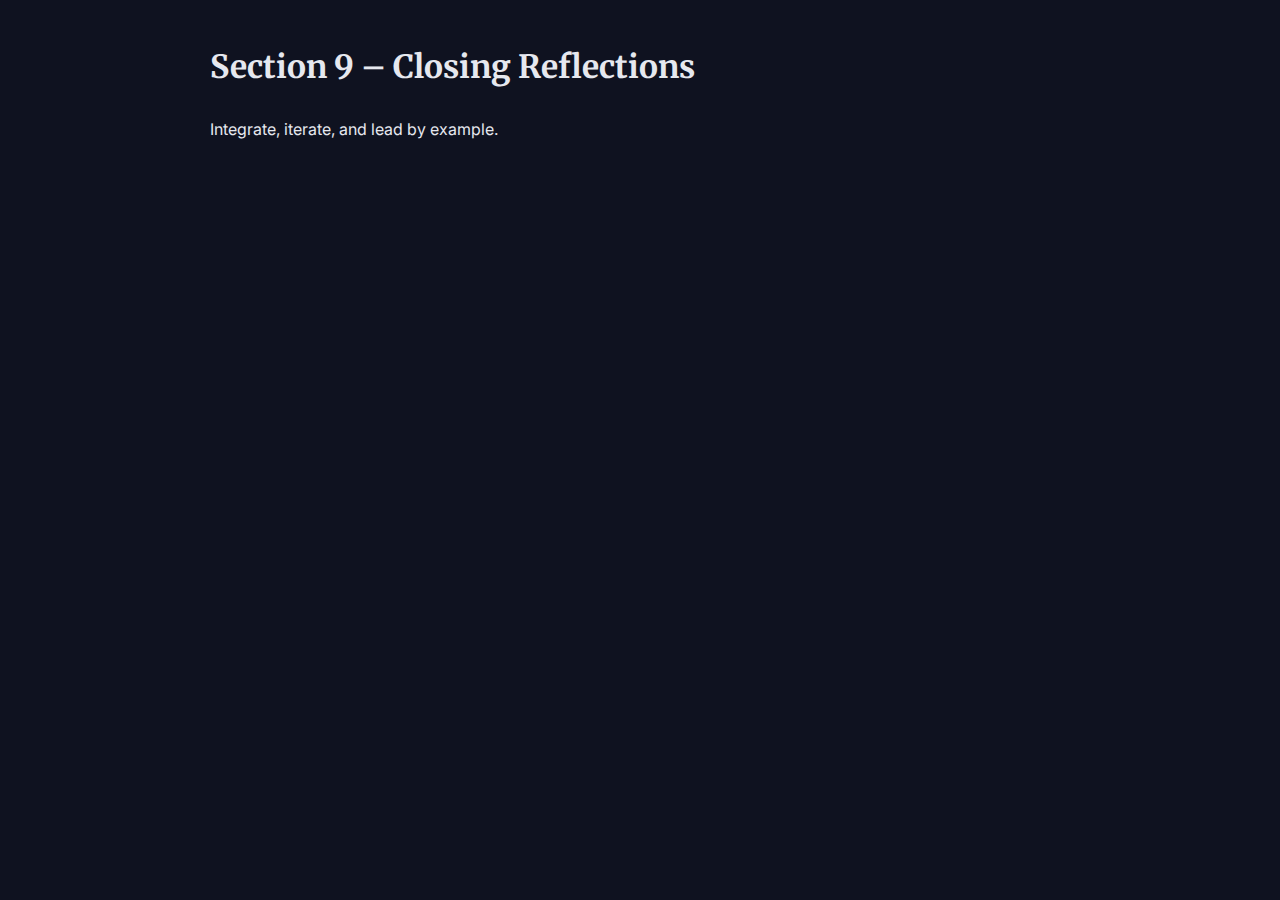
<file: conclusion.html>
<!DOCTYPE html>
<html lang="en"><head><meta charset="utf-8"><meta name="viewport" content="width=device-width,initial-scale=1">
<title>Section 9 – Closing Reflections</title>
<link href="https://fonts.googleapis.com/css2?family=Merriweather:wght@300;400;700;900&family=Inter:wght@400;600;700&display=swap" rel="stylesheet">
<style>body{margin:40px auto;max-width:860px;font:16px/1.7 Inter,system-ui,sans-serif;color:#e6e8ef;background:#0f1220}
h1{font-family:Merriweather,serif}</style></head>
<body>
<h1>Section 9 – Closing Reflections</h1>
<p>Integrate, iterate, and lead by example.</p>
</body></html>
</file>
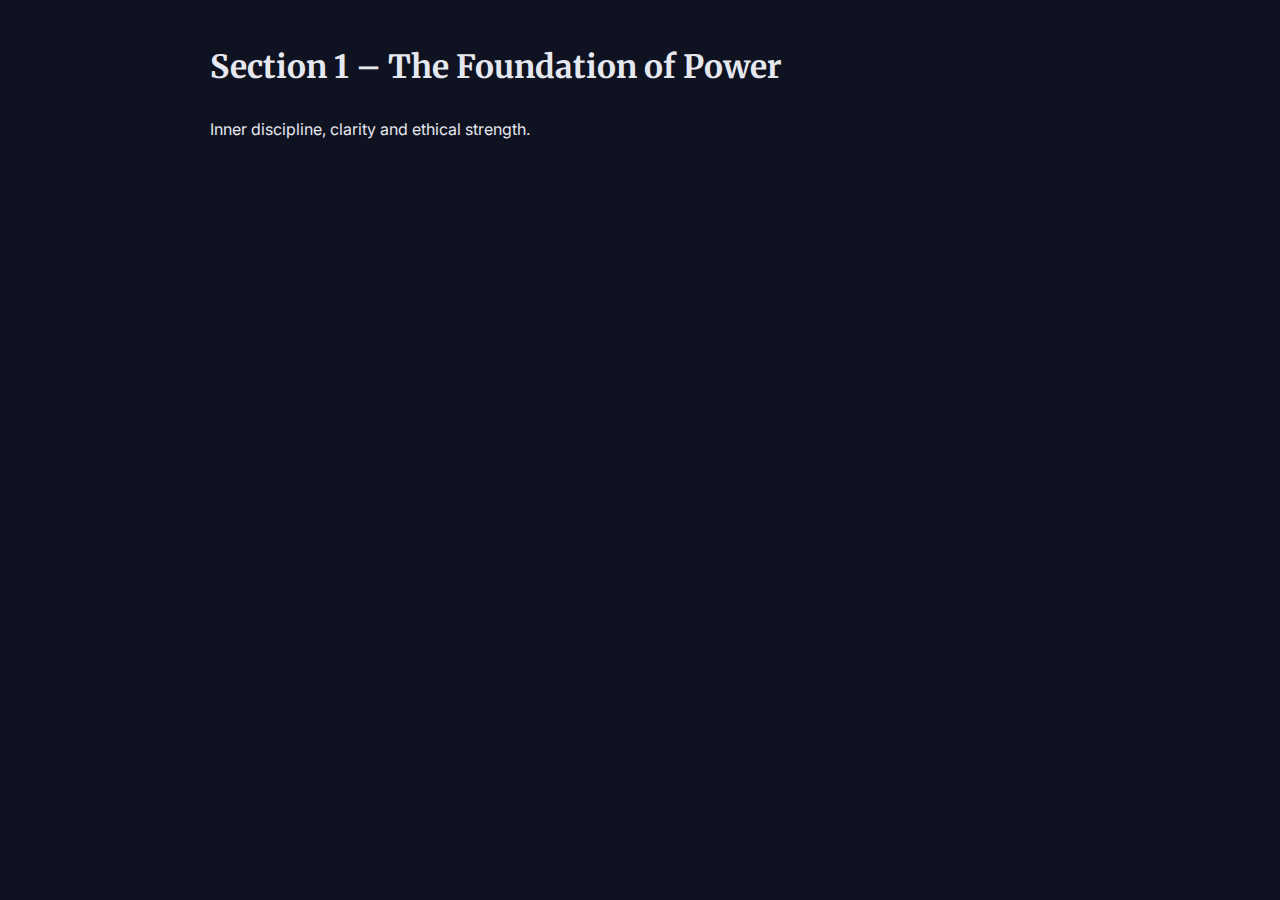
<file: foundation.html>
<!DOCTYPE html>
<html lang="en"><head><meta charset="utf-8"><meta name="viewport" content="width=device-width,initial-scale=1">
<title>Section 1 – The Foundation of Power</title>
<link href="https://fonts.googleapis.com/css2?family=Merriweather:wght@300;400;700;900&family=Inter:wght@400;600;700&display=swap" rel="stylesheet">
<style>body{margin:40px auto;max-width:860px;font:16px/1.7 Inter,system-ui,sans-serif;color:#e6e8ef;background:#0f1220}
h1{font-family:Merriweather,serif}</style></head>
<body>
<h1>Section 1 – The Foundation of Power</h1>
<p>Inner discipline, clarity and ethical strength.</p>
</body></html>
</file>
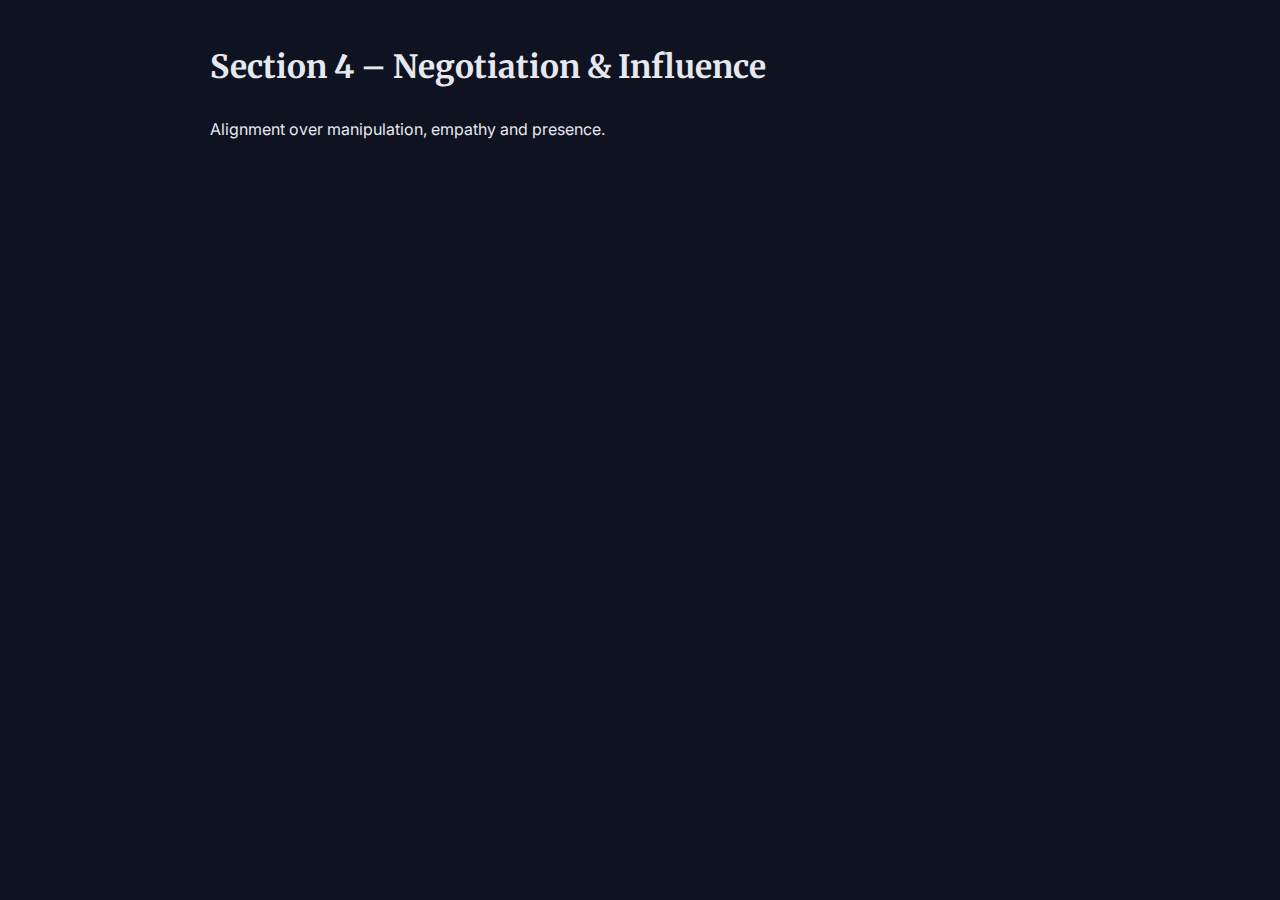
<file: influence.html>
<!DOCTYPE html>
<html lang="en"><head><meta charset="utf-8"><meta name="viewport" content="width=device-width,initial-scale=1">
<title>Section 4 – Negotiation & Influence</title>
<link href="https://fonts.googleapis.com/css2?family=Merriweather:wght@300;400;700;900&family=Inter:wght@400;600;700&display=swap" rel="stylesheet">
<style>body{margin:40px auto;max-width:860px;font:16px/1.7 Inter,system-ui,sans-serif;color:#e6e8ef;background:#0f1220}
h1{font-family:Merriweather,serif}</style></head>
<body>
<h1>Section 4 – Negotiation & Influence</h1>
<p>Alignment over manipulation, empathy and presence.</p>
</body></html>
</file>
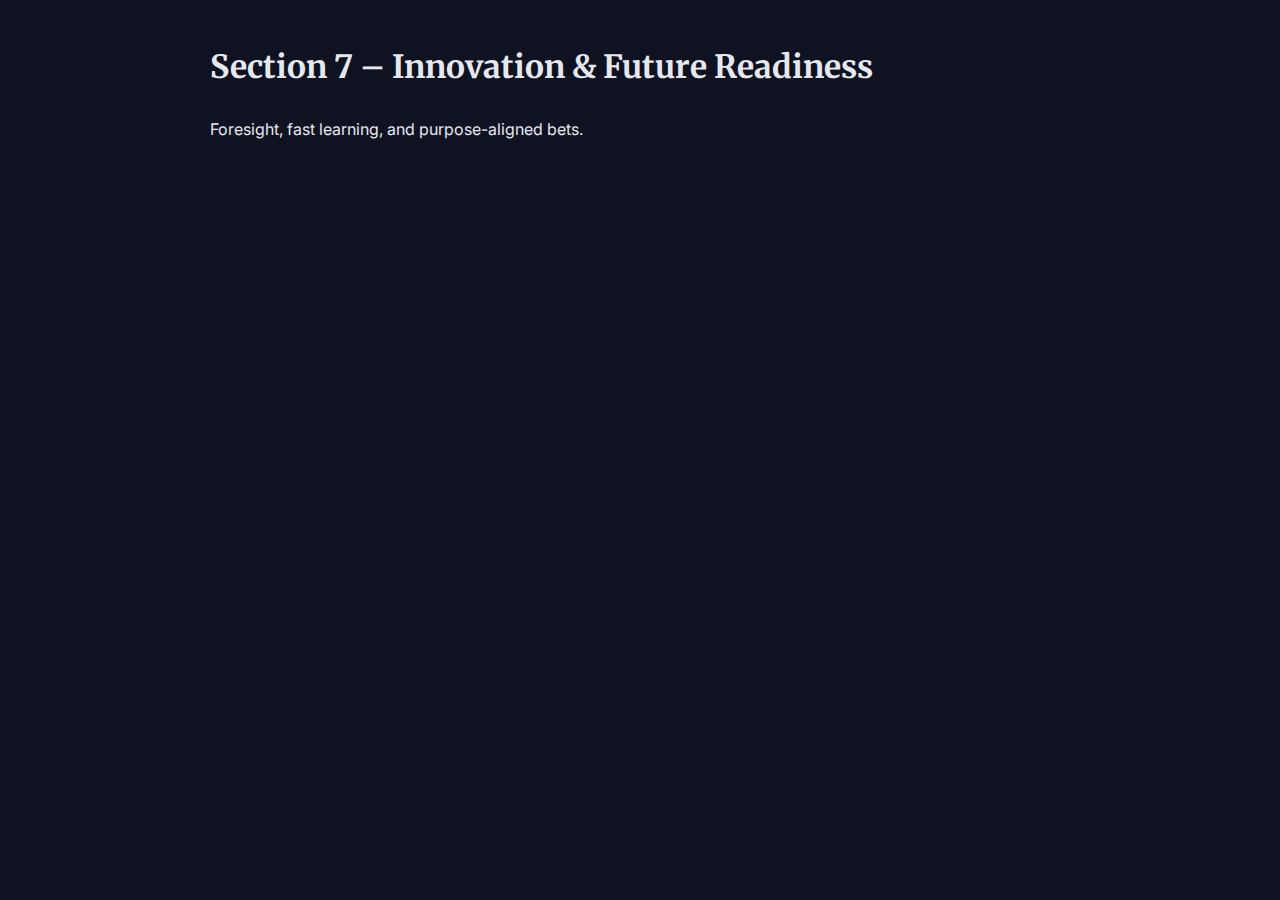
<file: innovation.html>
<!DOCTYPE html>
<html lang="en"><head><meta charset="utf-8"><meta name="viewport" content="width=device-width,initial-scale=1">
<title>Section 7 – Innovation & Future Readiness</title>
<link href="https://fonts.googleapis.com/css2?family=Merriweather:wght@300;400;700;900&family=Inter:wght@400;600;700&display=swap" rel="stylesheet">
<style>body{margin:40px auto;max-width:860px;font:16px/1.7 Inter,system-ui,sans-serif;color:#e6e8ef;background:#0f1220}
h1{font-family:Merriweather,serif}</style></head>
<body>
<h1>Section 7 – Innovation & Future Readiness</h1>
<p>Foresight, fast learning, and purpose-aligned bets.</p>
</body></html>
</file>
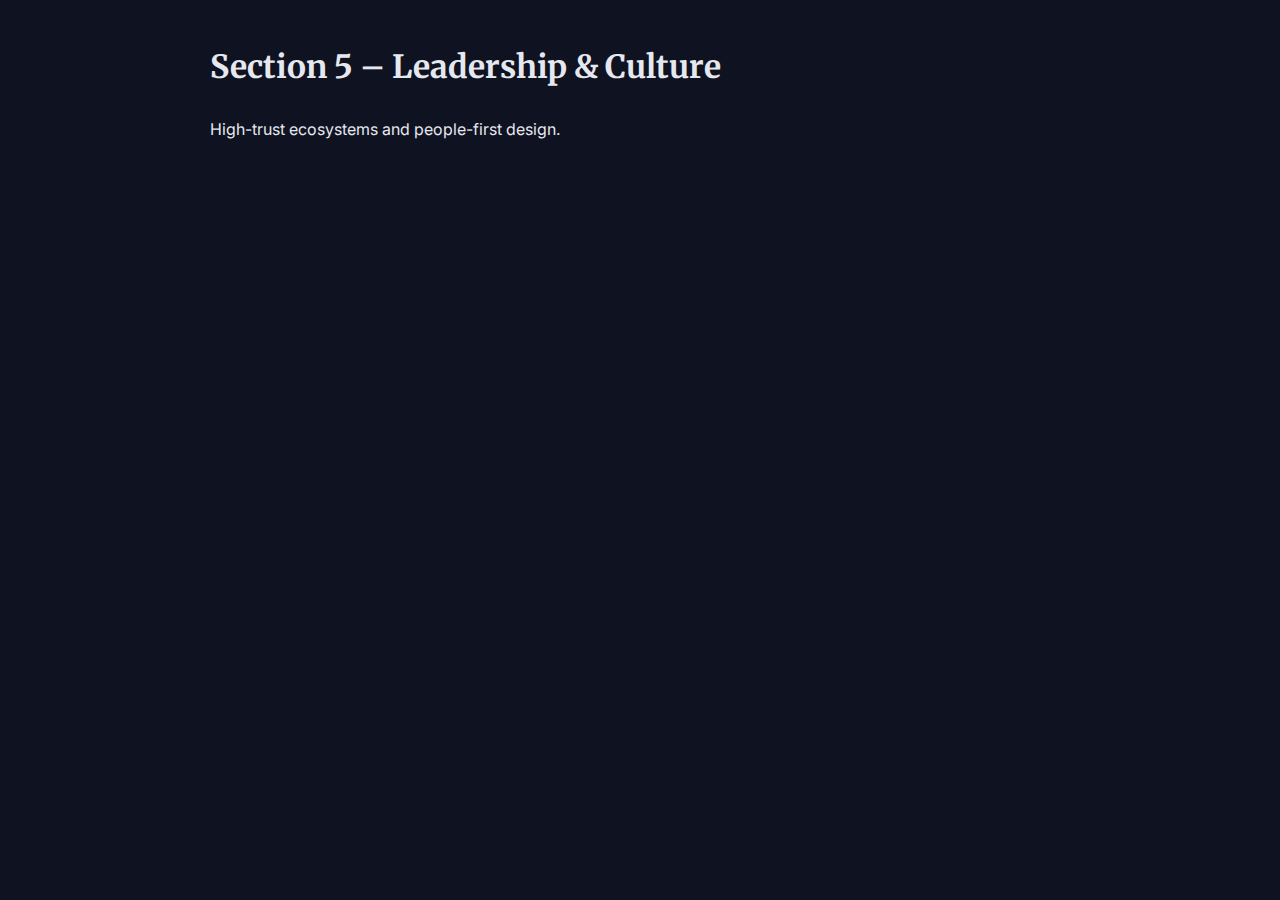
<file: leadership.html>
<!DOCTYPE html>
<html lang="en"><head><meta charset="utf-8"><meta name="viewport" content="width=device-width,initial-scale=1">
<title>Section 5 – Leadership & Culture</title>
<link href="https://fonts.googleapis.com/css2?family=Merriweather:wght@300;400;700;900&family=Inter:wght@400;600;700&display=swap" rel="stylesheet">
<style>body{margin:40px auto;max-width:860px;font:16px/1.7 Inter,system-ui,sans-serif;color:#e6e8ef;background:#0f1220}
h1{font-family:Merriweather,serif}</style></head>
<body>
<h1>Section 5 – Leadership & Culture</h1>
<p>High-trust ecosystems and people-first design.</p>
</body></html>
</file>
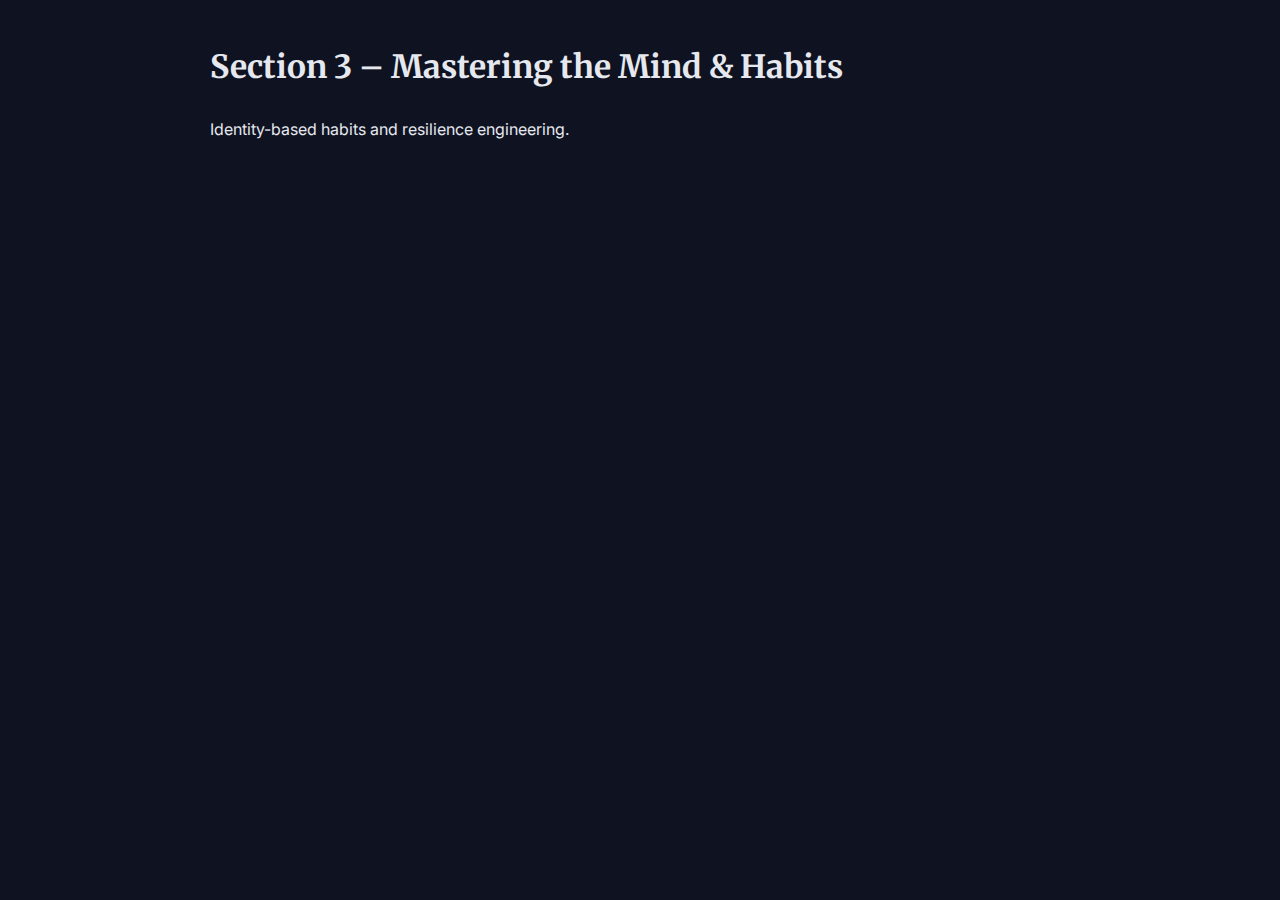
<file: mind.html>
<!DOCTYPE html>
<html lang="en"><head><meta charset="utf-8"><meta name="viewport" content="width=device-width,initial-scale=1">
<title>Section 3 – Mastering the Mind & Habits</title>
<link href="https://fonts.googleapis.com/css2?family=Merriweather:wght@300;400;700;900&family=Inter:wght@400;600;700&display=swap" rel="stylesheet">
<style>body{margin:40px auto;max-width:860px;font:16px/1.7 Inter,system-ui,sans-serif;color:#e6e8ef;background:#0f1220}
h1{font-family:Merriweather,serif}</style></head>
<body>
<h1>Section 3 – Mastering the Mind & Habits</h1>
<p>Identity-based habits and resilience engineering.</p>
</body></html>
</file>
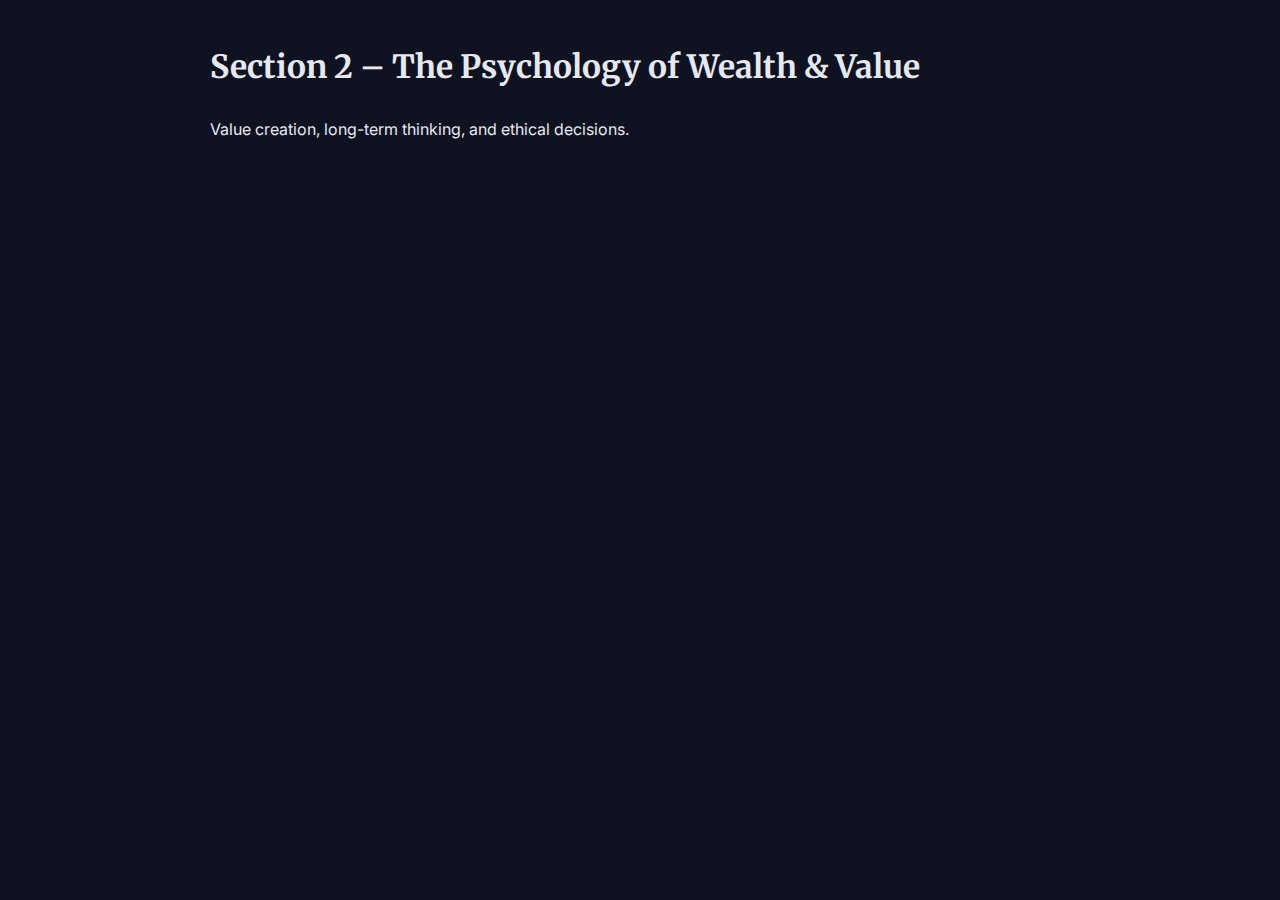
<file: money.html>
<!DOCTYPE html>
<html lang="en"><head><meta charset="utf-8"><meta name="viewport" content="width=device-width,initial-scale=1">
<title>Section 2 – The Psychology of Wealth & Value</title>
<link href="https://fonts.googleapis.com/css2?family=Merriweather:wght@300;400;700;900&family=Inter:wght@400;600;700&display=swap" rel="stylesheet">
<style>body{margin:40px auto;max-width:860px;font:16px/1.7 Inter,system-ui,sans-serif;color:#e6e8ef;background:#0f1220}
h1{font-family:Merriweather,serif}</style></head>
<body>
<h1>Section 2 – The Psychology of Wealth & Value</h1>
<p>Value creation, long-term thinking, and ethical decisions.</p>
</body></html>
</file>
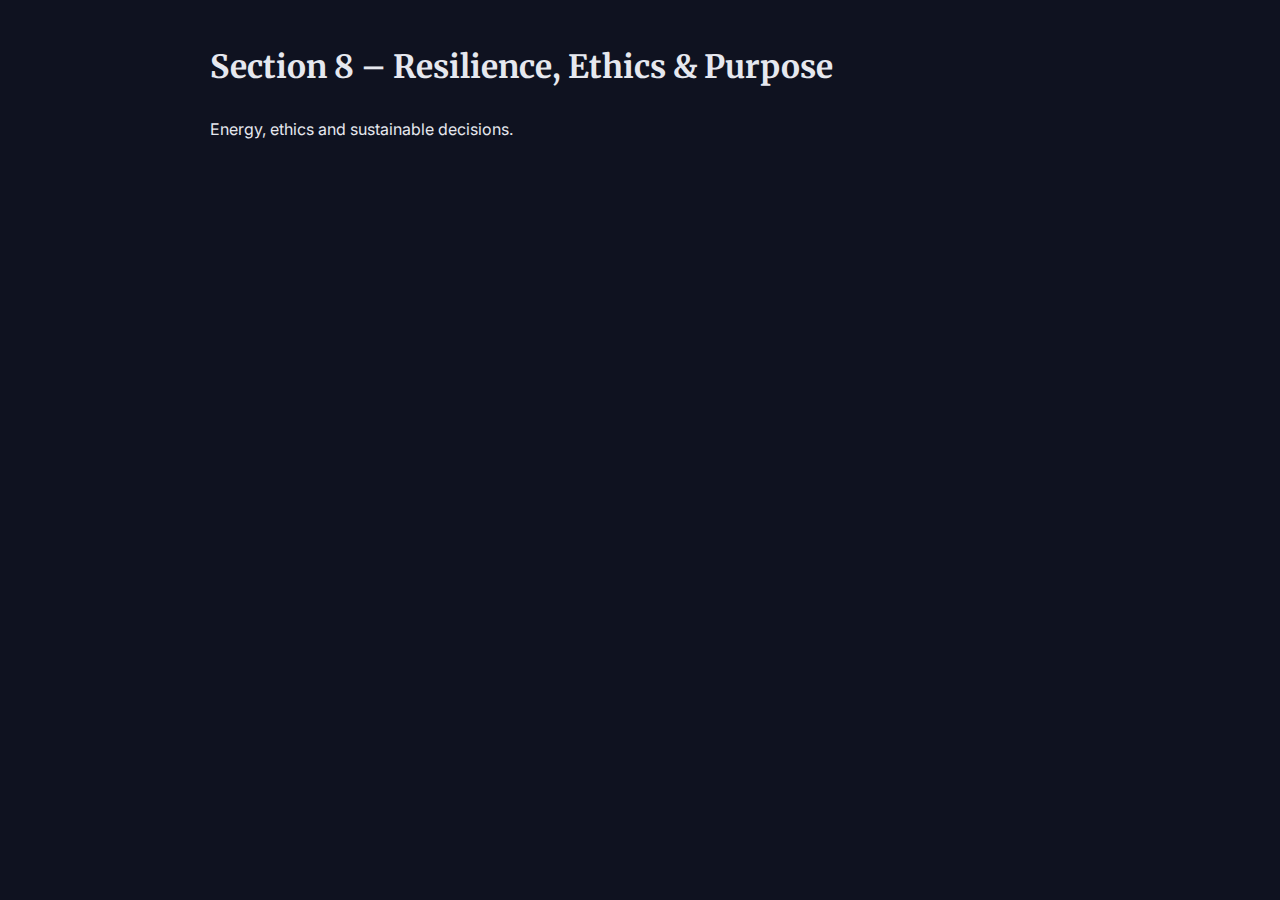
<file: resilience.html>
<!DOCTYPE html>
<html lang="en"><head><meta charset="utf-8"><meta name="viewport" content="width=device-width,initial-scale=1">
<title>Section 8 – Resilience, Ethics & Purpose</title>
<link href="https://fonts.googleapis.com/css2?family=Merriweather:wght@300;400;700;900&family=Inter:wght@400;600;700&display=swap" rel="stylesheet">
<style>body{margin:40px auto;max-width:860px;font:16px/1.7 Inter,system-ui,sans-serif;color:#e6e8ef;background:#0f1220}
h1{font-family:Merriweather,serif}</style></head>
<body>
<h1>Section 8 – Resilience, Ethics & Purpose</h1>
<p>Energy, ethics and sustainable decisions.</p>
</body></html>
</file>
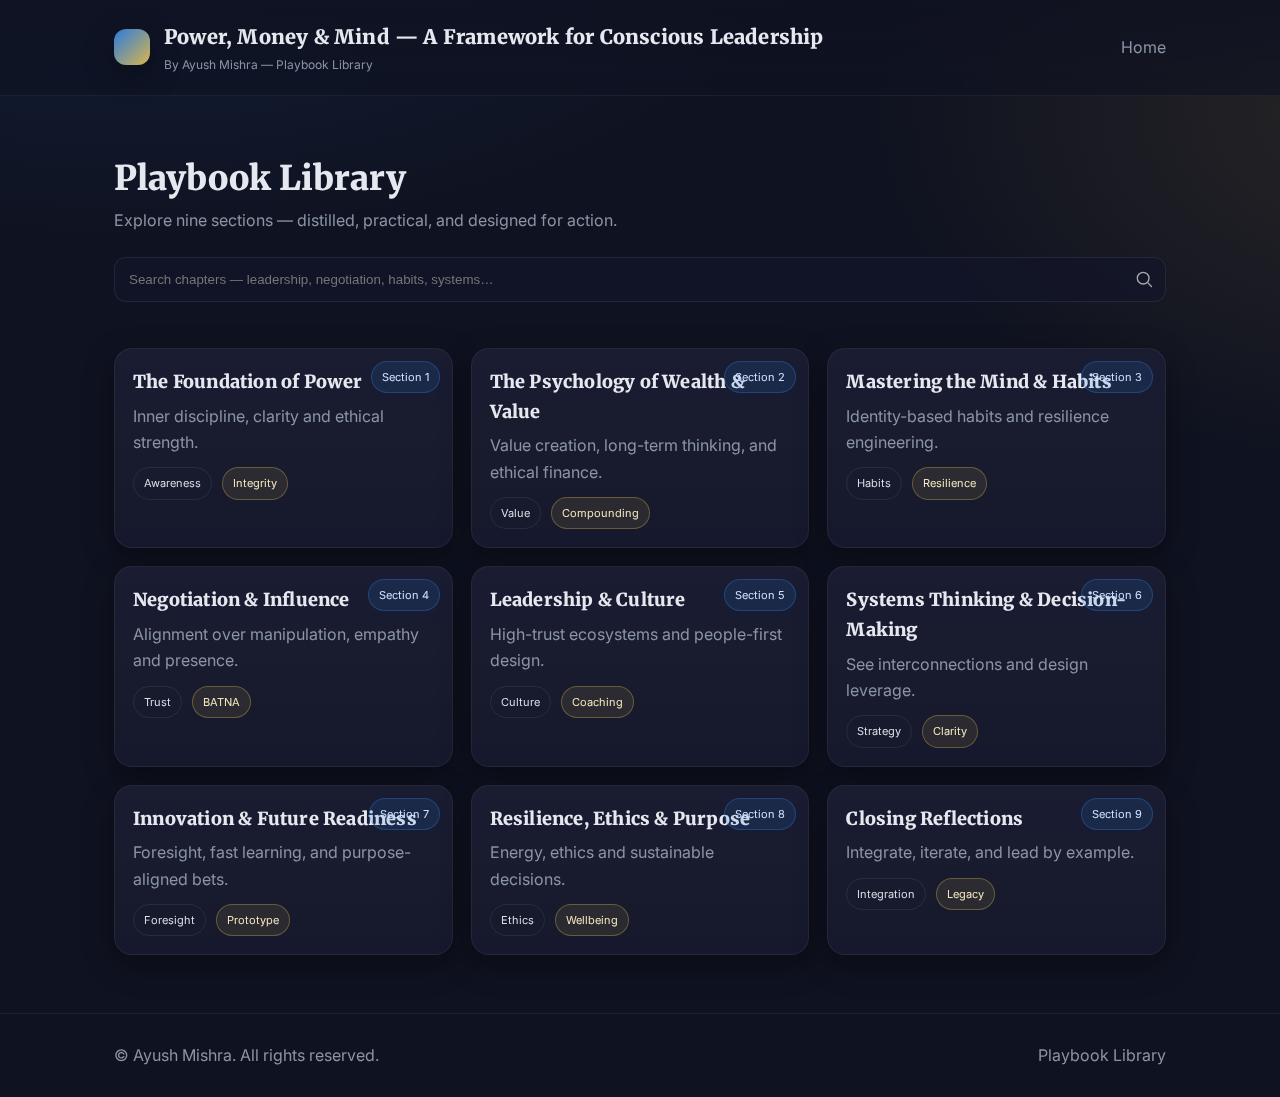
<file: resource.html>
<!DOCTYPE html>
<html lang="en">
<head>
  <meta charset="utf-8" />
  <meta name="viewport" content="width=device-width, initial-scale=1" />
  <title>Power, Money & Mind — Playbook Library</title>
  <meta name="description" content="A web-friendly playbook by Ayush Mishra on power, money, mindset, leadership and ethical influence." />
  <link rel="preconnect" href="https://fonts.googleapis.com">
  <link rel="preconnect" href="https://fonts.gstatic.com" crossorigin>
  <link href="https://fonts.googleapis.com/css2?family=Merriweather:wght@300;400;700;900&family=Inter:wght@400;600;700&display=swap" rel="stylesheet">
  <style>
    :root{
      --bg:#0f1220; --card:#13162a; --muted:#8a94a6; --text:#e6e8ef;
      --brand:#2a7bdc; --gold:#d9b650; --radius:18px; --shadow:0 10px 30px rgba(0,0,0,.35);
    }
    *{box-sizing:border-box}
    body{
      margin:0;
      background:
        radial-gradient(1200px 600px at 10% -10%, rgba(42,123,220,.15), transparent 60%),
        radial-gradient(900px 600px at 110% 10%, rgba(217,182,80,.12), transparent 60%),
        var(--bg);
      color:var(--text);
      font-family:Inter,system-ui,-apple-system,Segoe UI,Roboto,Arial,sans-serif;
      line-height:1.65;
    }
    header{position:sticky;top:0;z-index:10;backdrop-filter:saturate(1.2) blur(10px);
      background:linear-gradient(180deg, rgba(15,18,32,.85), rgba(15,18,32,.65));
      border-bottom:1px solid rgba(255,255,255,.06)}
    .wrap{max-width:1100px;margin:0 auto;padding:20px 24px}
    .brand{display:flex;align-items:center;gap:14px;text-decoration:none;color:inherit}
    .logo{width:36px;height:36px;border-radius:12px;background:linear-gradient(135deg,var(--brand),var(--gold));box-shadow:var(--shadow)}
    .brand h1{font-family:Merriweather,serif;font-weight:900;letter-spacing:.2px;font-size:20px;margin:0}
    .brand small{display:block;color:var(--muted);font-size:12px;margin-top:2px}
    .hero{padding:42px 0 22px}
    .hero h2{font-family:Merriweather,serif;font-weight:900;font-size:34px;line-height:1.2;margin:0 0 8px}
    .hero p{margin:0;color:var(--muted)}
    .toolbar{display:flex;gap:14px;flex-wrap:wrap;margin:24px 0}
    .search{flex:1;min-width:240px;position:relative}
    .search input{width:100%;padding:14px 44px 14px 14px;border-radius:12px;border:1px solid rgba(255,255,255,.08);
      background:rgba(19,22,42,.7);color:var(--text);outline:none}
    .search svg{position:absolute;right:12px;top:50%;transform:translateY(-50%);opacity:.7}
    .grid{display:grid;grid-template-columns:repeat(3,1fr);gap:18px}
    @media (max-width:980px){.grid{grid-template-columns:repeat(2,1fr)}}
    @media (max-width:640px){.grid{grid-template-columns:1fr}}
    .card{display:block;text-decoration:none;color:inherit;background:linear-gradient(180deg, rgba(255,255,255,.03), rgba(255,255,255,.01)), var(--card);
      border:1px solid rgba(255,255,255,.06);padding:18px;border-radius:var(--radius);box-shadow:var(--shadow);
      transition:.2s transform ease,.2s box-shadow ease,.2s border-color ease;position:relative;overflow:hidden}
    .card:hover{transform:translateY(-2px);box-shadow:0 14px 40px rgba(0,0,0,.45);border-color:rgba(255,255,255,.12)}
    .card .chip{position:absolute;right:12px;top:12px;font-size:11px;padding:6px 10px;border-radius:999px;background:rgba(42,123,220,.15);
      color:#cfe2ff;border:1px solid rgba(42,123,220,.35)}
    .card h3{margin:0 0 6px;font-family:Merriweather,serif;font-weight:900;font-size:18px;letter-spacing:.2px}
    .card p{margin:0 0 12px;color:var(--muted)}
    .meta{display:flex;gap:10px;flex-wrap:wrap}
    .tag{font-size:11px;padding:6px 10px;border-radius:999px;border:1px solid rgba(255,255,255,.08);color:#dcdfe8}
    .tag.gold{border-color:rgba(217,182,80,.35);color:#f4e7bf;background:rgba(217,182,80,.1)}
    footer{color:var(--muted);border-top:1px solid rgba(255,255,255,.06);margin-top:38px}
  </style>
</head>
<body>
  <header>
    <div class="wrap" style="display:flex;align-items:center;justify-content:space-between;gap:16px">
      <a class="brand" href="./">
        <div class="logo" aria-hidden="true"></div>
        <div>
          <h1>Power, Money & Mind — A Framework for Conscious Leadership</h1>
          <small>By Ayush Mishra — Playbook Library</small>
        </div>
      </a>
      <nav style="display:flex; gap:16px; align-items:center">
        <a href="./" style="color:var(--muted); text-decoration:none">Home</a>
      </nav>
    </div>
  </header>

  <main class="wrap">
    <section class="hero">
      <h2>Playbook Library</h2>
      <p>Explore nine sections — distilled, practical, and designed for action.</p>
      <div class="toolbar">
        <div class="search">
          <input id="search" type="search" placeholder="Search chapters — leadership, negotiation, habits, systems…" aria-label="Search chapters" />
          <svg width="20" height="20" viewBox="0 0 24 24" fill="none" xmlns="http://www.w3.org/2000/svg" style="position:absolute;right:12px;top:50%;transform:translateY(-50%);opacity:.7">
            <path d="M21 21l-4.35-4.35" stroke="currentColor" stroke-width="1.6" stroke-linecap="round"/>
            <circle cx="11" cy="11" r="7" stroke="currentColor" stroke-width="1.6"/>
          </svg>
        </div>
      </div>
    </section>

    <section class="grid" id="cards">
      <!-- Cards — hrefs will be auto-prefixed with basePath in the script -->
      <a class="card" href="playbook/foundation.html" data-tags="power discipline ethics awareness" data-title="The Foundation of Power">
        <span class="chip">Section 1</span>
        <h3>The Foundation of Power</h3>
        <p>Inner discipline, clarity and ethical strength.</p>
        <div class="meta"><span class="tag">Awareness</span><span class="tag gold">Integrity</span></div>
      </a>

      <a class="card" href="playbook/money.html" data-tags="wealth value compounding decisions integrity" data-title="The Psychology of Wealth & Value">
        <span class="chip">Section 2</span>
        <h3>The Psychology of Wealth & Value</h3>
        <p>Value creation, long-term thinking, and ethical finance.</p>
        <div class="meta"><span class="tag">Value</span><span class="tag gold">Compounding</span></div>
      </a>

      <a class="card" href="playbook/mind.html" data-tags="habits identity resilience antifragile" data-title="Mastering the Mind & Habits">
        <span class="chip">Section 3</span>
        <h3>Mastering the Mind & Habits</h3>
        <p>Identity-based habits and resilience engineering.</p>
        <div class="meta"><span class="tag">Habits</span><span class="tag gold">Resilience</span></div>
      </a>

      <a class="card" href="playbook/influence.html" data-tags="negotiation persuasion trust storytelling batna" data-title="Negotiation & Influence">
        <span class="chip">Section 4</span>
        <h3>Negotiation & Influence</h3>
        <p>Alignment over manipulation, empathy and presence.</p>
        <div class="meta"><span class="tag">Trust</span><span class="tag gold">BATNA</span></div>
      </a>

      <a class="card" href="playbook/leadership.html" data-tags="leadership culture feedback safety coaching" data-title="Leadership & Culture">
        <span class="chip">Section 5</span>
        <h3>Leadership & Culture</h3>
        <p>High-trust ecosystems and people-first design.</p>
        <div class="meta"><span class="tag">Culture</span><span class="tag gold">Coaching</span></div>
      </a>

      <a class="card" href="playbook/systems.html" data-tags="systems thinking decisions leverage ethics" data-title="Systems Thinking & Decision-Making">
        <span class="chip">Section 6</span>
        <h3>Systems Thinking & Decision-Making</h3>
        <p>See interconnections and design leverage.</p>
        <div class="meta"><span class="tag">Strategy</span><span class="tag gold">Clarity</span></div>
      </a>

      <a class="card" href="playbook/innovation.html" data-tags="innovation foresight experiments digital empathy" data-title="Innovation & Future Readiness">
        <span class="chip">Section 7</span>
        <h3>Innovation & Future Readiness</h3>
        <p>Foresight, fast learning, and purpose-aligned bets.</p>
        <div class="meta"><span class="tag">Foresight</span><span class="tag gold">Prototype</span></div>
      </a>

      <a class="card" href="playbook/resilience.html" data-tags="resilience ethics purpose boundaries burnout" data-title="Resilience, Ethics & Purpose">
        <span class="chip">Section 8</span>
        <h3>Resilience, Ethics & Purpose</h3>
        <p>Energy, ethics and sustainable decisions.</p>
        <div class="meta"><span class="tag">Ethics</span><span class="tag gold">Wellbeing</span></div>
      </a>

      <a class="card" href="playbook/conclusion.html" data-tags="integration gratitude next steps" data-title="Closing Reflections">
        <span class="chip">Section 9</span>
        <h3>Closing Reflections</h3>
        <p>Integrate, iterate, and lead by example.</p>
        <div class="meta"><span class="tag">Integration</span><span class="tag gold">Legacy</span></div>
      </a>
    </section>
  </main>

  <footer>
    <div class="wrap" style="padding:28px 24px; display:flex; justify-content:space-between; align-items:center; gap:16px; flex-wrap:wrap">
      <p style="margin:0">© <span id="y"></span> Ayush Mishra. All rights reserved.</p>
      <p style="margin:0; color:var(--muted)">Playbook Library</p>
    </div>
  </footer>

  <script>
    // auto year
    document.getElementById('y').textContent = new Date().getFullYear();

    // if your site runs under a subpath like /Ayush_Portfolio/, prefix links:
    const basePath = window.location.pathname.includes('/Ayush_Portfolio/')
      ? '/Ayush_Portfolio/'
      : '/';

    // fix card links to include basePath
    document.querySelectorAll('#cards .card').forEach(a => {
      const href = a.getAttribute('href');
      if (href && !href.startsWith('http')) {
        a.setAttribute('href', basePath + href.replace(/^\\/?/, ''));
      }
    });

    // simple search
    const input = document.getElementById('search');
    const cards = Array.from(document.querySelectorAll('#cards .card'));
    input.addEventListener('input', () => {
      const q = input.value.trim().toLowerCase();
      cards.forEach(c => {
        const hay = (c.dataset.title + ' ' + c.dataset.tags).toLowerCase();
        c.style.display = hay.includes(q) ? 'block' : 'none';
      });
    });
  </script>
</body>
</html>
</file>
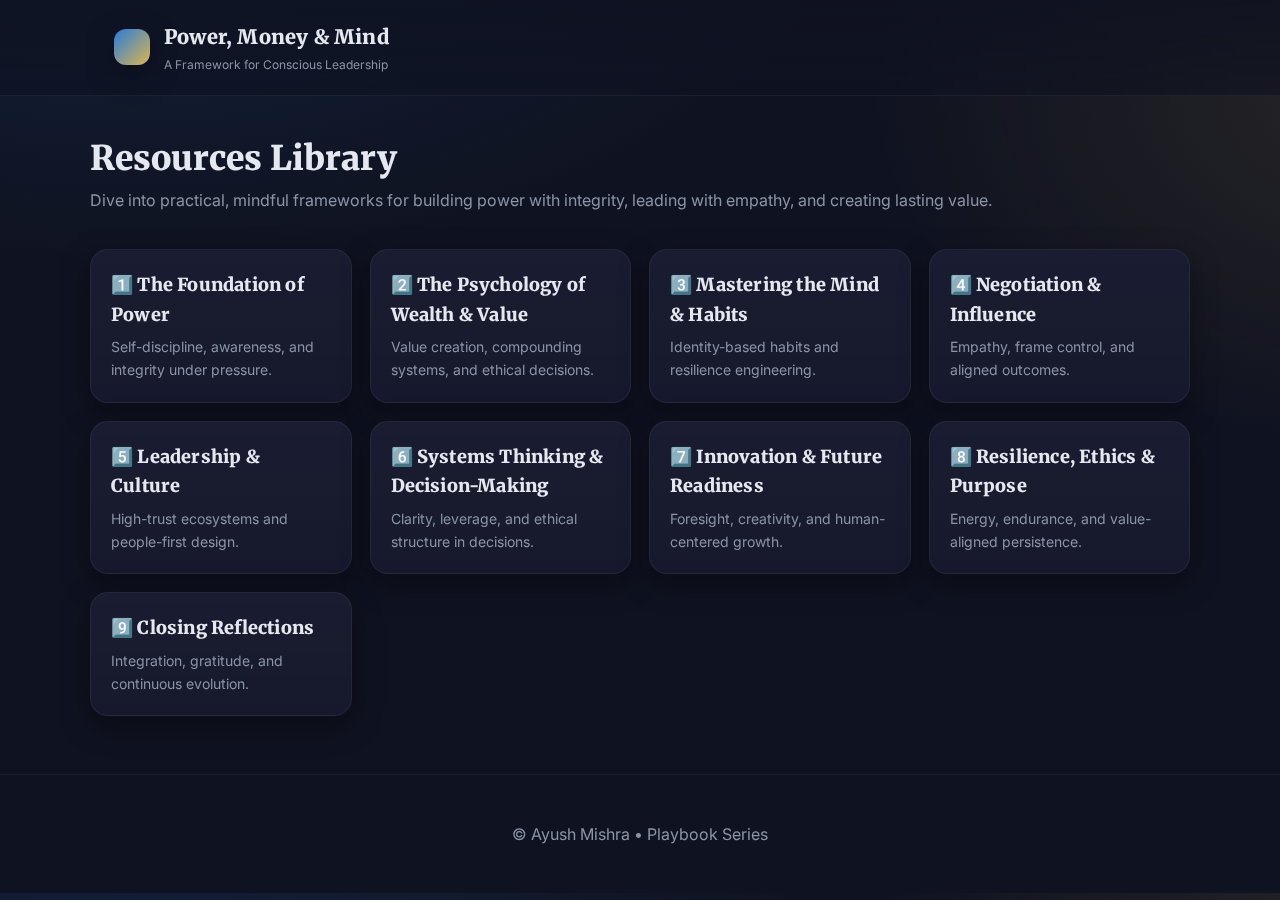
<file: resources.html>
<!DOCTYPE html>
<html lang="en">
<head>
  <meta charset="utf-8" />
  <meta name="viewport" content="width=device-width, initial-scale=1" />
  <title>Resources | Power, Money & Mind</title>
  <meta name="description" content="Explore the playbook: Power, Money & Mind – A Framework for Conscious Leadership by Ayush Mishra" />
  <link href="https://fonts.googleapis.com/css2?family=Merriweather:wght@300;400;700;900&family=Inter:wght@400;600;700&display=swap" rel="stylesheet">
  <style>
    :root{
      --bg:#0f1220;--card:#13162a;--muted:#8a94a6;--text:#e6e8ef;--brand:#2a7bdc;--gold:#d9b650;
      --radius:18px;--shadow:0 10px 30px rgba(0,0,0,.35);
    }
    *{box-sizing:border-box}
    body{
      margin:0;
      background:
        radial-gradient(1200px 600px at 10% -10%, rgba(42,123,220,.15), transparent 60%),
        radial-gradient(900px 600px at 110% 10%, rgba(217,182,80,.12), transparent 60%), var(--bg);
      color:var(--text);
      font-family:Inter,system-ui,-apple-system,Segoe UI,Roboto,Arial,sans-serif;
      line-height:1.65;
    }
    header{position:sticky;top:0;z-index:10;backdrop-filter:saturate(1.2) blur(10px);
      background:linear-gradient(180deg, rgba(15,18,32,.85), rgba(15,18,32,.65));
      border-bottom:1px solid rgba(255,255,255,.06)}
    .wrap{max-width:1100px;margin:0 auto;padding:20px 24px}
    .brand{display:flex;align-items:center;gap:14px;text-decoration:none;color:inherit}
    .logo{width:36px;height:36px;border-radius:12px;background:linear-gradient(135deg,var(--brand),var(--gold));box-shadow:var(--shadow)}
    .brand h1{font-family:Merriweather,serif;font-weight:900;letter-spacing:.2px;font-size:20px;margin:0}
    .brand small{display:block;color:var(--muted);font-size:12px;margin-top:2px}
    .hero{padding:42px 0 22px}
    .hero h2{font-family:Merriweather,serif;font-weight:900;font-size:34px;line-height:1.2;margin:0 0 8px}
    .hero p{margin:0;color:var(--muted)}
    .grid{display:grid;grid-template-columns:repeat(auto-fit,minmax(260px,1fr));gap:18px;margin:36px 0}
    .card{display:block;text-decoration:none;color:inherit;background:linear-gradient(180deg, rgba(255,255,255,.03), rgba(255,255,255,.01)), var(--card);
      border:1px solid rgba(255,255,255,.06);padding:20px;border-radius:var(--radius);box-shadow:var(--shadow);
      transition:.2s transform ease,.2s box-shadow ease,.2s border-color ease;}
    .card:hover{transform:translateY(-3px);box-shadow:0 14px 40px rgba(0,0,0,.45);border-color:rgba(255,255,255,.12)}
    .card h3{margin:0 0 6px;font-family:Merriweather,serif;font-weight:900;font-size:18px;letter-spacing:.2px}
    .card p{margin:0;color:var(--muted);font-size:14px}
    footer{color:var(--muted);text-align:center;padding:30px 0;border-top:1px solid rgba(255,255,255,.05)}
  </style>
</head>
<body>
  <header>
    <div class="wrap">
      <a href="/" class="brand" id="brandHome">
        <div class="logo"></div>
        <div>
          <h1>Power, Money & Mind</h1>
          <small>A Framework for Conscious Leadership</small>
        </div>
      </a>
    </div>
  </header>

  <section class="wrap hero">
    <h2>Resources Library</h2>
    <p>Dive into practical, mindful frameworks for building power with integrity, leading with empathy, and creating lasting value.</p>

    <div class="grid" id="cards">
      <a class="card" href="playbook/foundation.html"><h3>1️⃣ The Foundation of Power</h3><p>Self-discipline, awareness, and integrity under pressure.</p></a>
      <a class="card" href="playbook/money.html"><h3>2️⃣ The Psychology of Wealth & Value</h3><p>Value creation, compounding systems, and ethical decisions.</p></a>
      <a class="card" href="playbook/mind.html"><h3>3️⃣ Mastering the Mind & Habits</h3><p>Identity-based habits and resilience engineering.</p></a>
      <a class="card" href="playbook/influence.html"><h3>4️⃣ Negotiation & Influence</h3><p>Empathy, frame control, and aligned outcomes.</p></a>
      <a class="card" href="playbook/leadership.html"><h3>5️⃣ Leadership & Culture</h3><p>High-trust ecosystems and people-first design.</p></a>
      <a class="card" href="playbook/systems.html"><h3>6️⃣ Systems Thinking & Decision-Making</h3><p>Clarity, leverage, and ethical structure in decisions.</p></a>
      <a class="card" href="playbook/innovation.html"><h3>7️⃣ Innovation & Future Readiness</h3><p>Foresight, creativity, and human-centered growth.</p></a>
      <a class="card" href="playbook/resilience.html"><h3>8️⃣ Resilience, Ethics & Purpose</h3><p>Energy, endurance, and value-aligned persistence.</p></a>
      <a class="card" href="playbook/conclusion.html"><h3>9️⃣ Closing Reflections</h3><p>Integration, gratitude, and continuous evolution.</p></a>
    </div>
  </section>

  <footer>
    <p>© <span id="y"></span> Ayush Mishra • Playbook Series</p>
  </footer>

  <script>
    // auto year
    document.getElementById('y').textContent = new Date().getFullYear();

    // ✅ Auto-detect basePath (handles project pages like /Ayush_Portfolio/)
    const firstSeg = window.location.pathname.split('/')[1] || '';
    const basePath = firstSeg && firstSeg !== 'index.html' ? '/' + firstSeg + '/' : '/';

    // Fix brand/home link
    document.getElementById('brandHome').setAttribute('href', basePath);

    // Prefix all card links with basePath
    document.querySelectorAll('#cards a.card').forEach(a => {
      const href = a.getAttribute('href');
      if (href && !href.startsWith('http')) {
        a.setAttribute('href', basePath + href.replace(/^\\/?/, ''));
      }
    });
  </script>
</body>
</html>
</file>
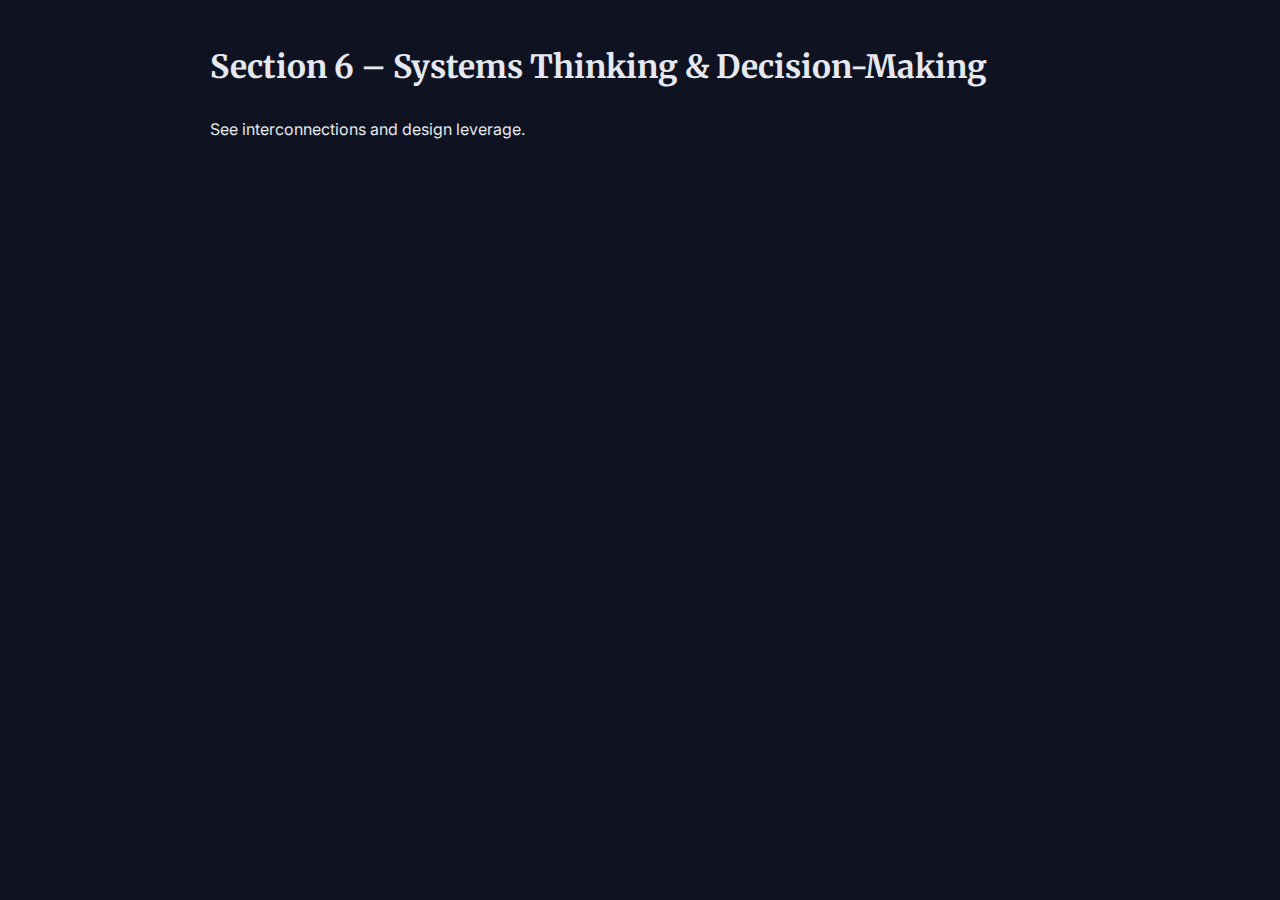
<file: systems.html>
<!DOCTYPE html>
<html lang="en"><head><meta charset="utf-8"><meta name="viewport" content="width=device-width,initial-scale=1">
<title>Section 6 – Systems Thinking & Decision-Making</title>
<link href="https://fonts.googleapis.com/css2?family=Merriweather:wght@300;400;700;900&family=Inter:wght@400;600;700&display=swap" rel="stylesheet">
<style>body{margin:40px auto;max-width:860px;font:16px/1.7 Inter,system-ui,sans-serif;color:#e6e8ef;background:#0f1220}
h1{font-family:Merriweather,serif}</style></head>
<body>
<h1>Section 6 – Systems Thinking & Decision-Making</h1>
<p>See interconnections and design leverage.</p>
</body></html>
</file>
